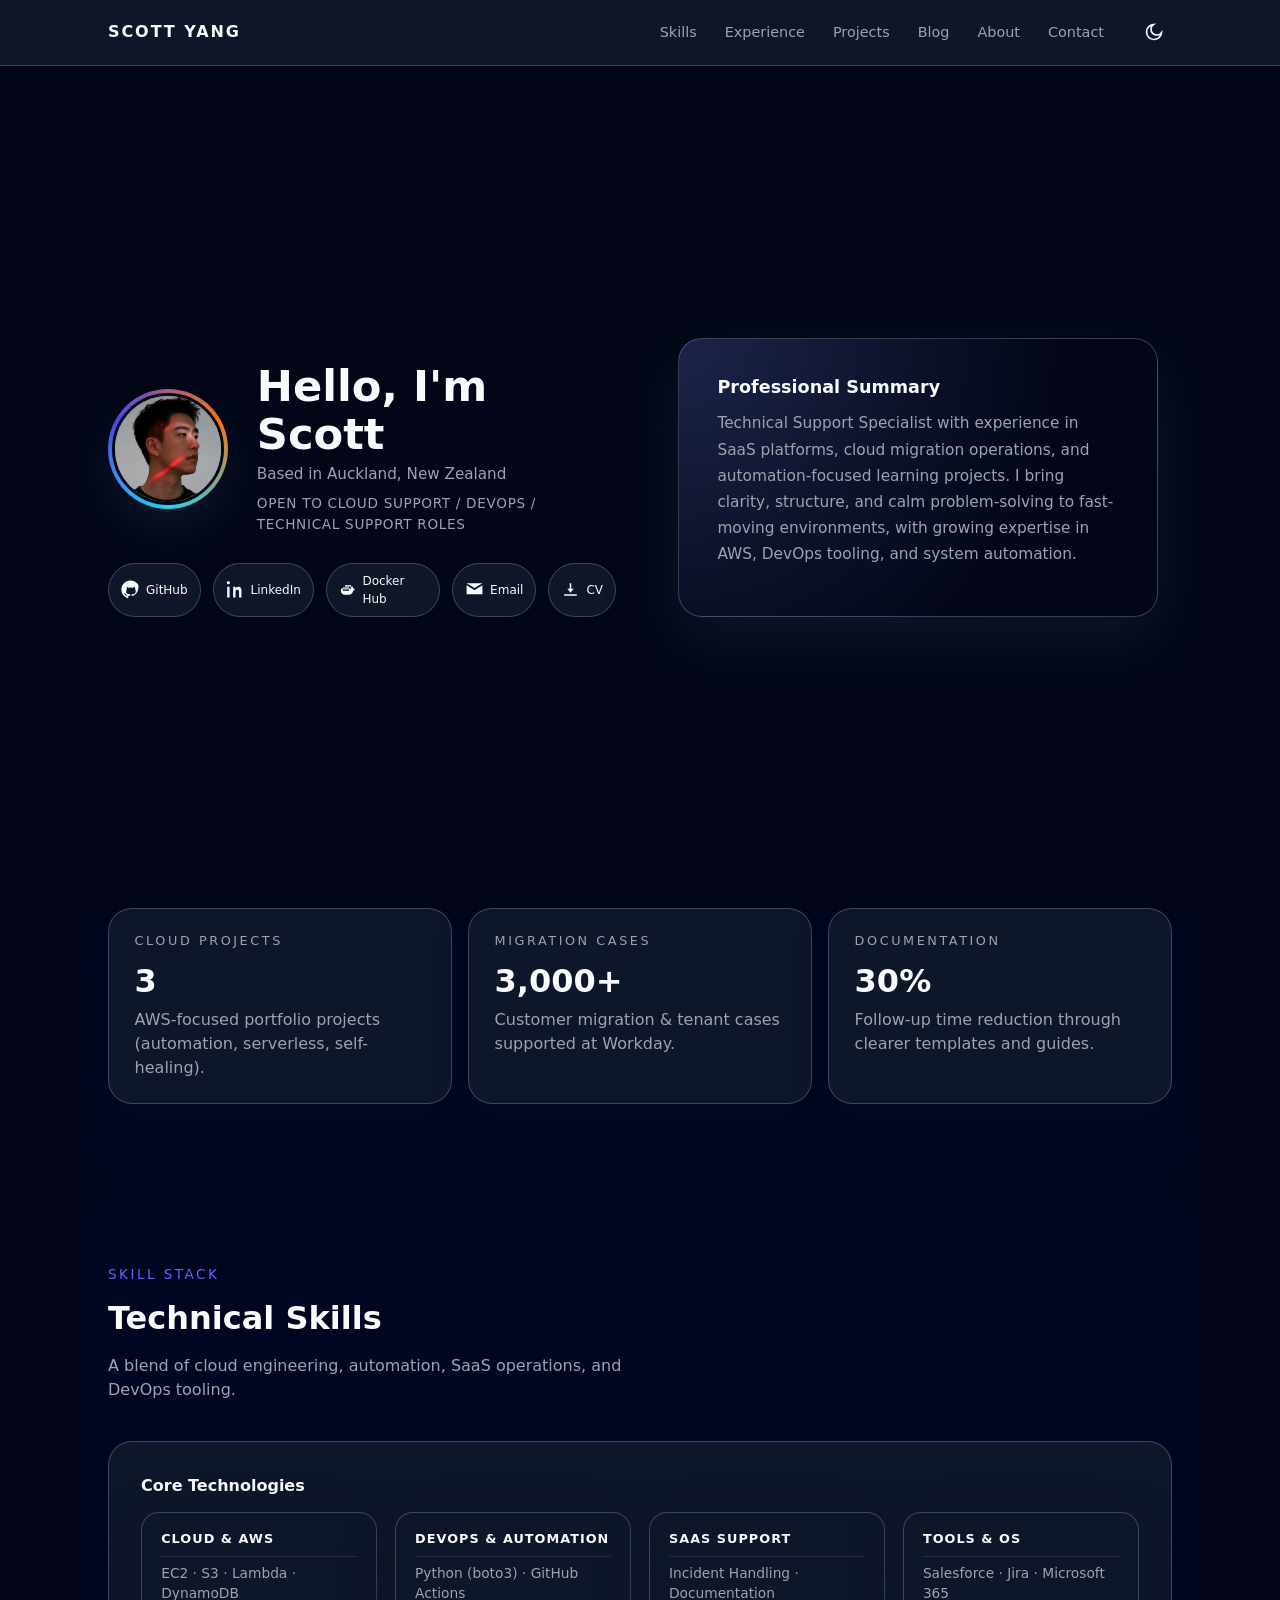
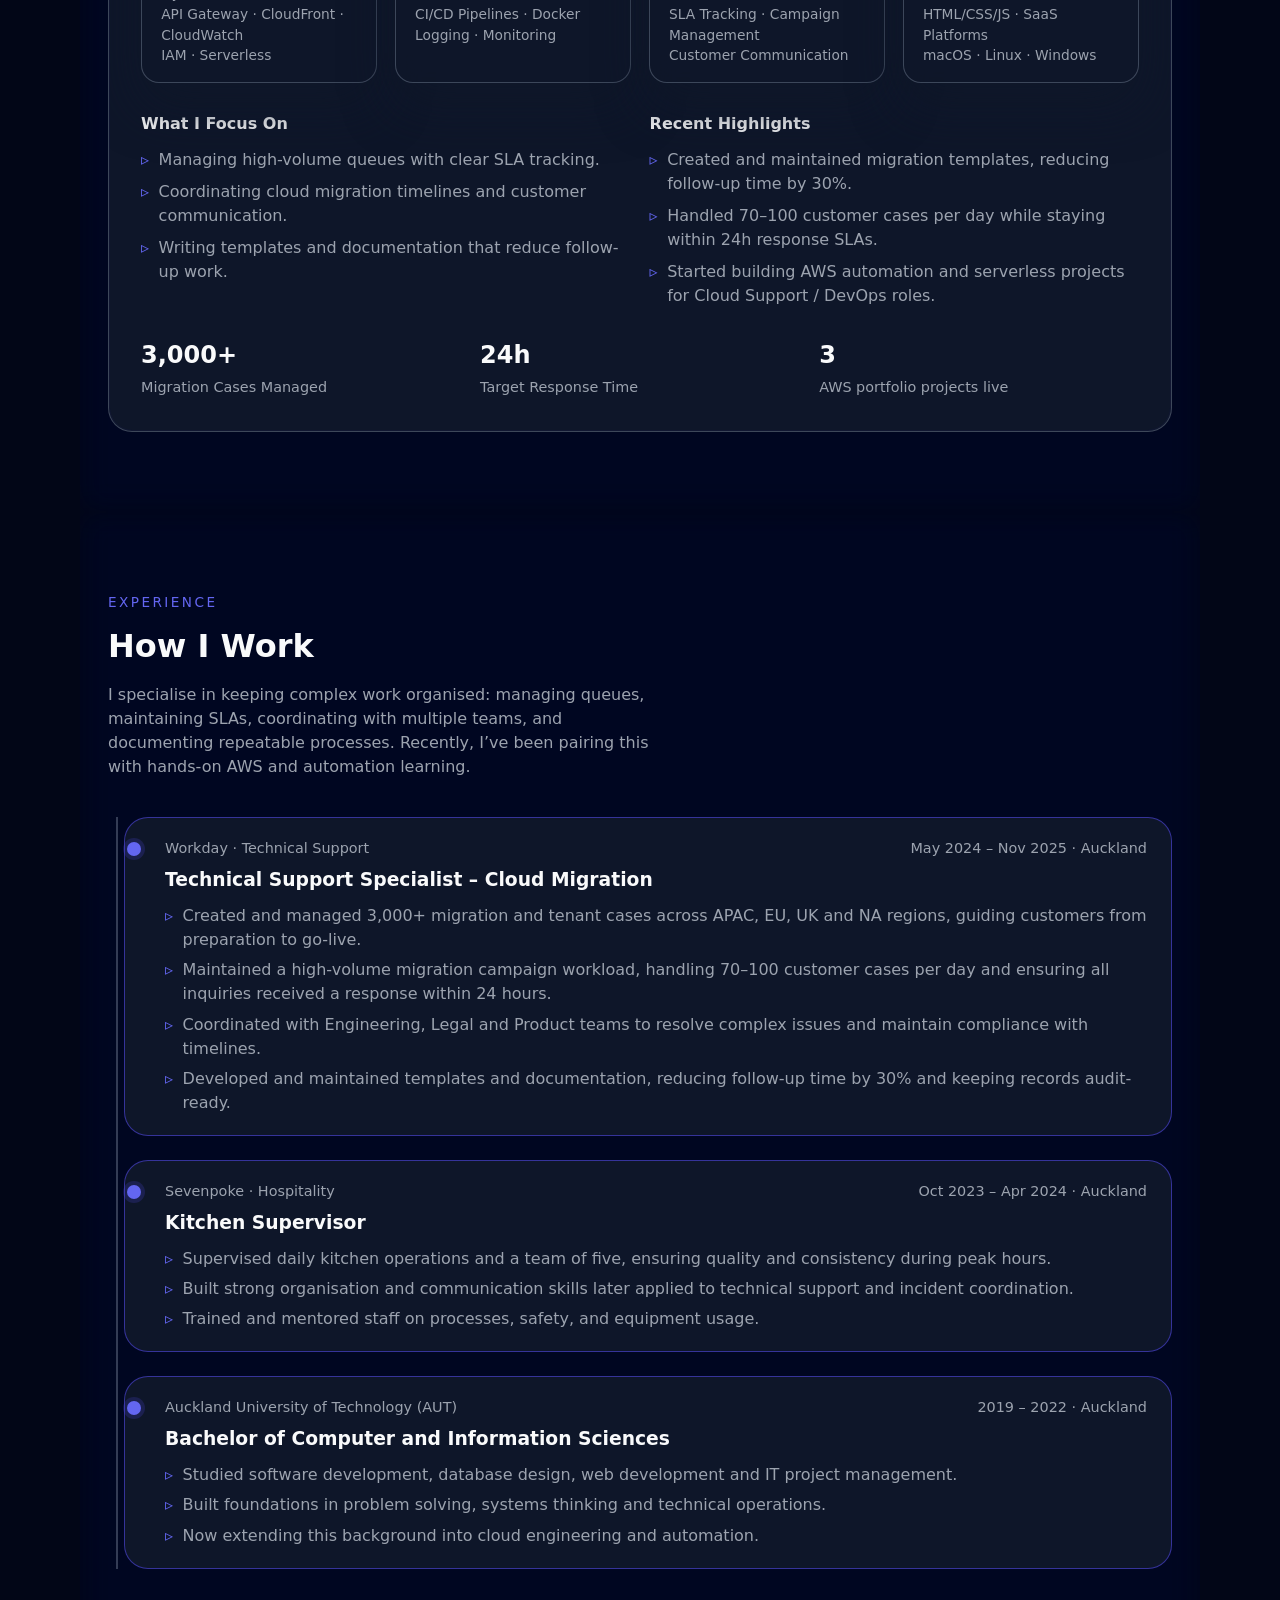
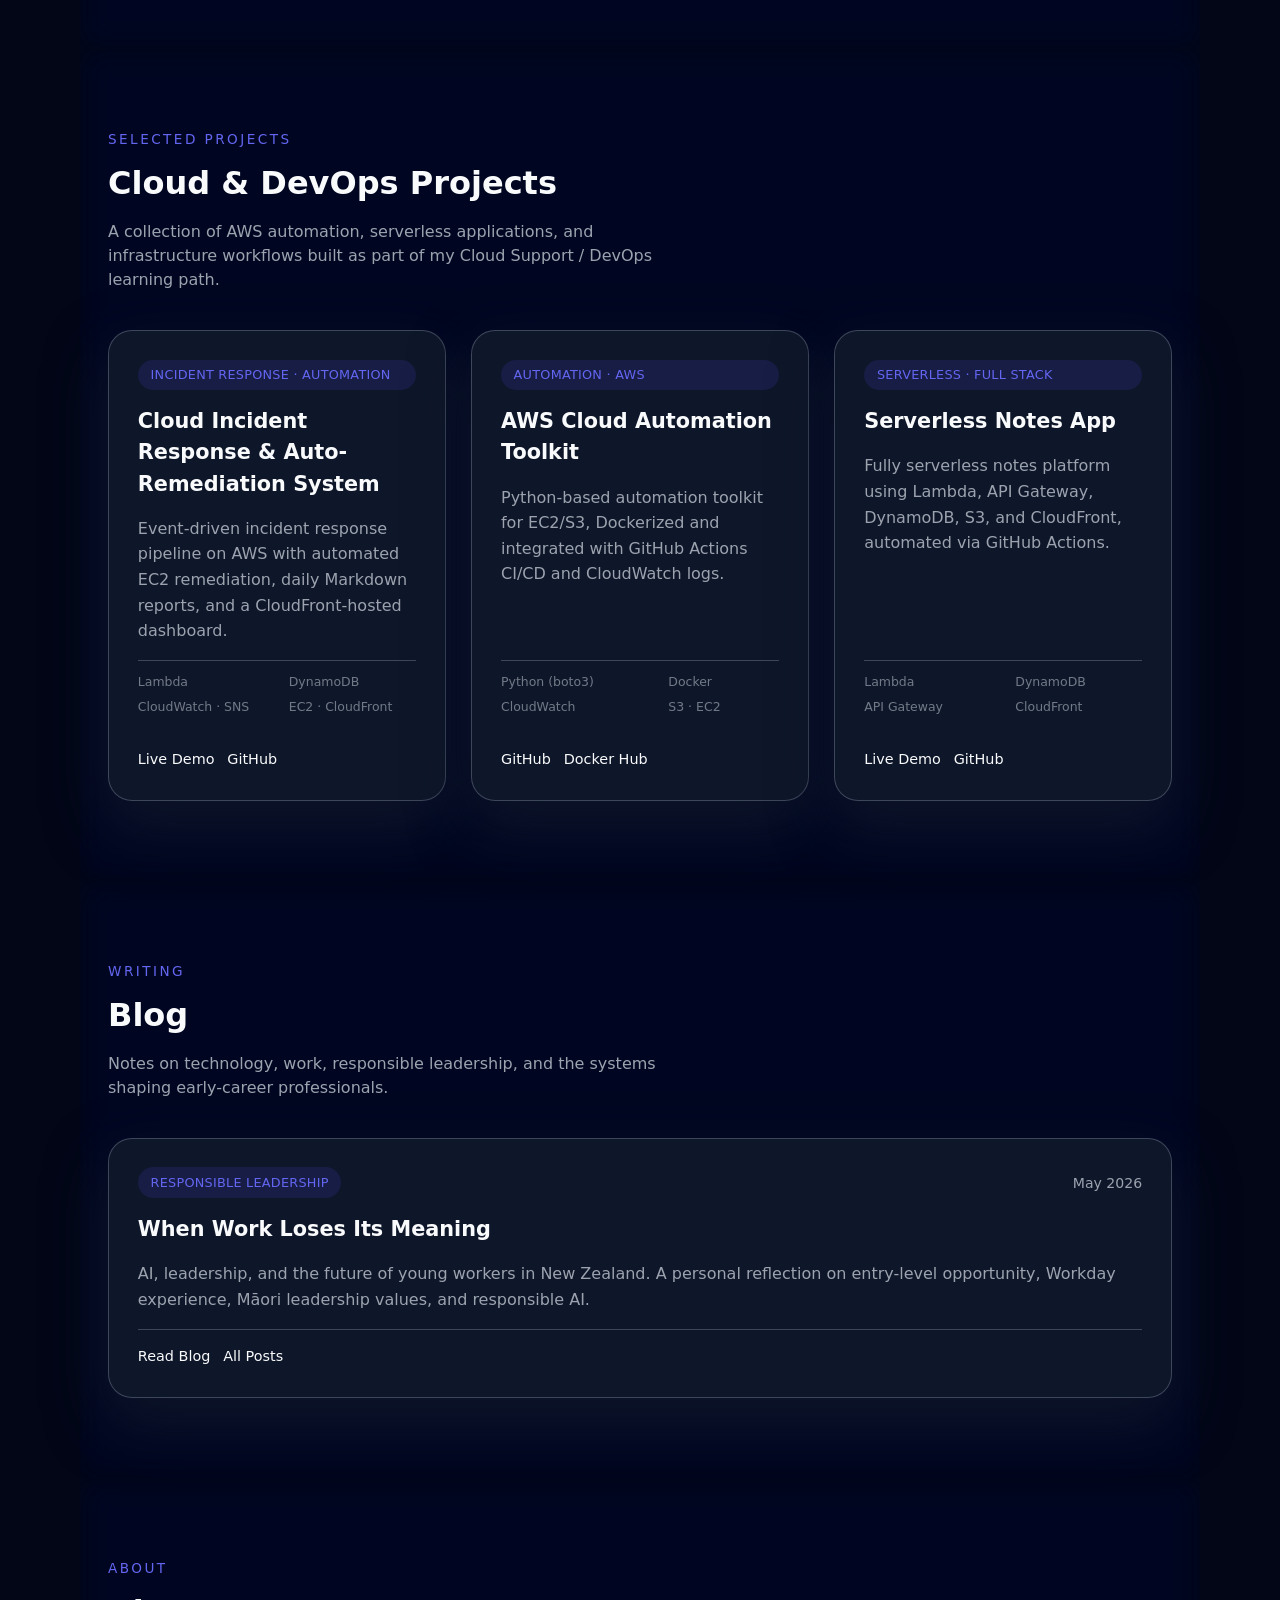
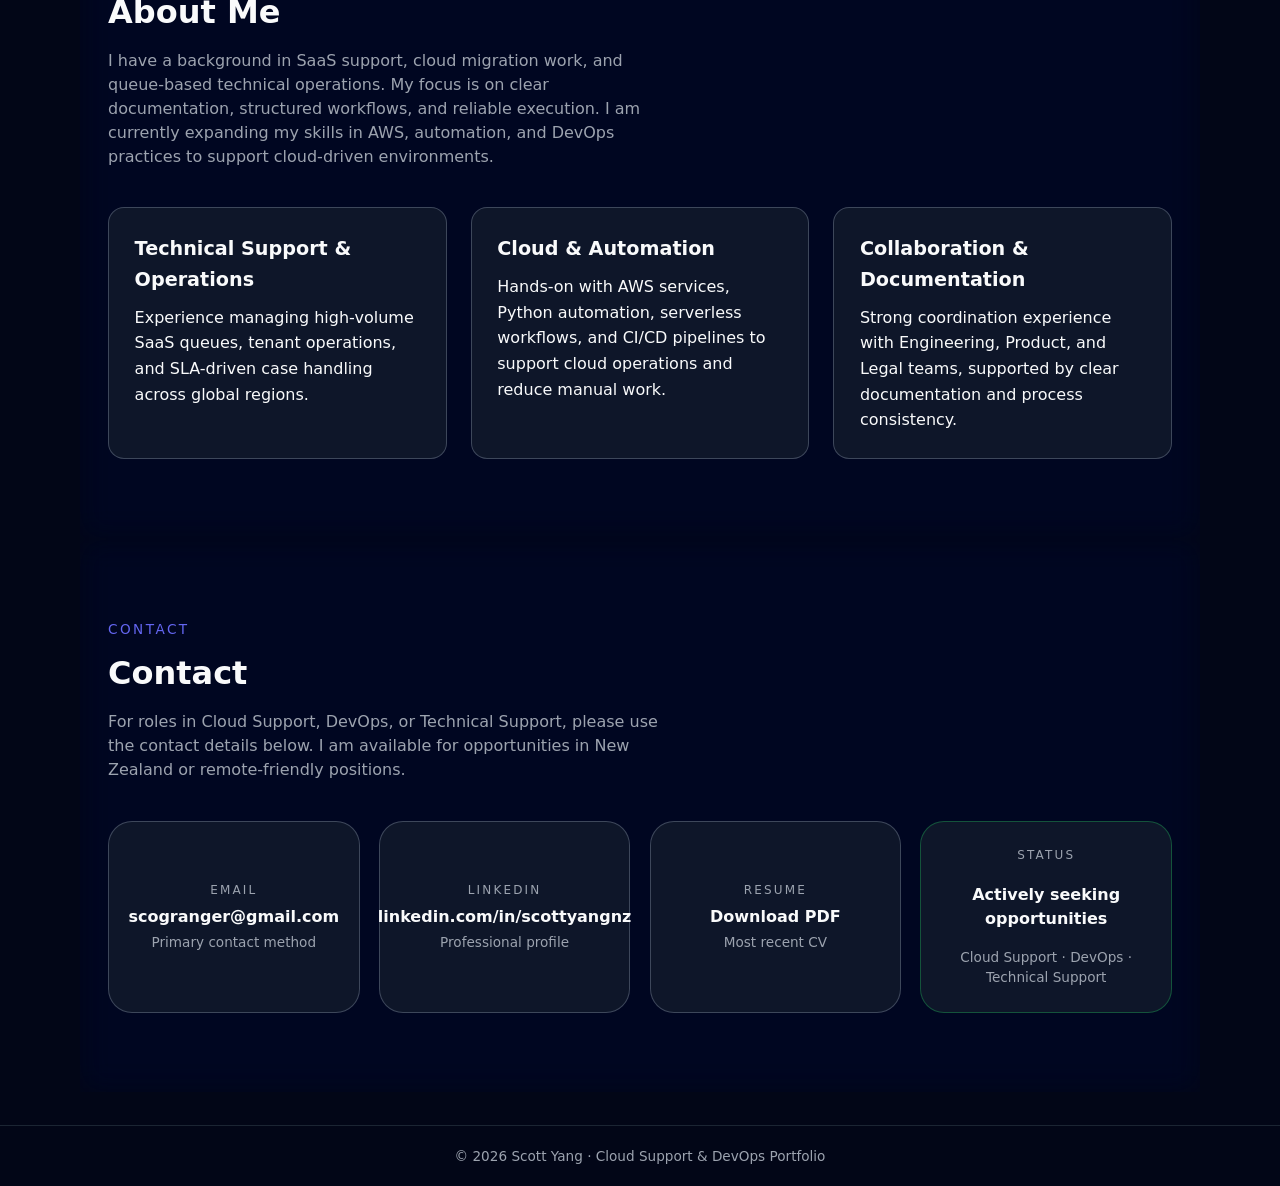
<file: index.html>
<!DOCTYPE html>
<html lang="en">
  <head>
    <meta charset="UTF-8" />
    <meta name="viewport" content="width=device-width, initial-scale=1.0" />
    <title>Scott · Cloud & DevOps Portfolio</title>
    <meta
      name="description"
      content="Scott Yang · Cloud Support / DevOps Engineer"
    />
    <link rel="stylesheet" href="assets/style.css?v=20260531-print3" />
  </head>
  <body>
    <header class="site-header">
      <nav class="nav">
        <a href="#home" class="nav-logo">Scott Yang</a>

        <button
          class="nav-toggle"
          id="nav-toggle"
          aria-label="Toggle navigation"
        >
          <span></span>
          <span></span>
          <span></span>
        </button>

        <div class="nav-right">
          <ul class="nav-links">
            <li><a href="#skills">Skills</a></li>
            <li><a href="#experience">Experience</a></li>
            <li><a href="#projects">Projects</a></li>
            <li><a href="#blog">Blog</a></li>
            <li><a href="#about">About</a></li>
            <li><a href="#contact">Contact</a></li>
          </ul>

          <button
            id="theme-toggle"
            class="theme-toggle"
            aria-label="Toggle theme"
          >
            <svg
              id="theme-icon"
              width="20"
              height="20"
              viewBox="0 0 24 24"
              fill="none"
            >
              <path
                id="moon-icon"
                d="M21 12.79A9 9 0 1111.21 3a7 7 0 109.79 9.79z"
                stroke="currentColor"
                stroke-width="2"
              />
            </svg>
          </button>
        </div>
      </nav>
    </header>

    <main>
      <section id="home" class="hero-section">
        <div class="hero-content">
          <div class="hero-left">
            <div class="hero-top">
              <div class="avatar-wrapper">
                <img
                  src="./files/scott-yang-profile.png"
                  alt="Scott Profile Photo"
                  class="avatar-img"
                />
              </div>
              <div class="hero-title-block">
                <h1>Hello, I'm Scott</h1>
                <p class="hero-location">Based in Auckland, New Zealand</p>
                <p class="hero-location hero-availability">
                  Open to Cloud Support / DevOps / Technical Support roles
                </p>
              </div>
            </div>

            <div class="hero-social icons">
              <a
                href="https://github.com/soliscottude"
                target="_blank"
                aria-label="GitHub"
                class="social-pill"
              >
                <svg width="24" height="24" viewBox="0 0 24 24">
                  <path
                    d="M12 .5C5.65.5.5 5.65.5 12c0 5.1 3.3 9.4 7.9 10.9.6.1.8-.3.8-.6v-2c-3.2.7-3.9-1.4-3.9-1.4-.5-1.2-1.2-1.5-1.2-1.5-1-.7.1-.7.1-.7 1.1.1 1.7 1.2 1.7 1.2 1 .1.4 2.3 2.8 2.3 2.8 0 3.2-.5 3.2-2.6V18c-3.3.6-5.3-1-5.3-4.1 0-.9.3-1.7.9-2.4-.1-.2-.4-1.2.1-2.5 0 0 .8-.2 2.5 1 .8-.2 1.6-.4 2.5-.4s1.7.1 2.5.4c1.6-1.1 2.5-1 2.5-1 .5 1.3.2 2.3.1 2.5.6.6.9 1.5.9 2.4 0 3.1-2 4.7-5.3 4.1v1.7c0 .3.2.7.8.6 4.6-1.5 7.9-5.8 7.9-10.9C23.5 5.65 18.35.5 12 .5z"
                  />
                </svg>
                <span>GitHub</span>
              </a>

              <a
                href="https://www.linkedin.com/in/scottyangnz"
                target="_blank"
                aria-label="LinkedIn"
                class="social-pill"
              >
                <svg width="24" height="24" viewBox="0 0 24 24">
                  <path
                    d="M4.98 3.5C4.98 4.6 4.1 5.5 3 5.5S1 4.6 1 3.5 1.9 1.5 3 1.5s1.98.9 1.98 2zM1.5 8.5h3V22h-3V8.5zm7.5 0h2.9v1.8h.1c.4-.7 1.5-1.8 3.3-1.8 3.5 0 4.2 2.3 4.2 5.4V22h-3v-6.2c0-1.5 0-3.4-2.1-3.4-2.1 0-2.4 1.6-2.4 3.3V22h-3V8.5z"
                  />
                </svg>
                <span>LinkedIn</span>
              </a>

              <a
                href="https://hub.docker.com/u/soliscottude"
                target="_blank"
                aria-label="Docker Hub"
                class="social-pill"
              >
                <svg width="24" height="24" viewBox="0 0 24 24">
                  <path
                    d="M21.8 11.1c-.3-.2-1.5-.2-2-.2-.2-1.3-.8-2.4-1.8-3.2l-.5-.4-.4.5c-.5.7-.7 1.7-.6 2.6-1.2.3-2.3.3-3.3.2H3.2l-.3.6c-.3.7-.5 1.5-.5 2.3 0 3.2 2.6 5.8 5.8 5.8h4.5c3.4 0 6.2-2.3 6.8-5.6.7-.1 1.6-.6 1.9-1.2.3-.7.3-1.4-.1-1.9zM8.5 6h2.2V8.2H8.5V6zm0 2.9h2.2v2.2H8.5V8.9zm-2.8 0H7.9v2.2H5.7V8.9zM8.5 11.8h2.2v2.2H8.5v-2.2zm-2.8 0H7.9v2.2H5.7v-2.2zm5.6-5.8h2.2V8.2h-2.2V6zm0 2.9h2.2v2.2h-2.2V8.9zm0 2.9h2.2v2.2h-2.2v-2.2zm2.8-5.8h2.2V8.2h-2.2V6z"
                  />
                </svg>
                <span>Docker Hub</span>
              </a>

              <a
                href="mailto:scogranger@gmail.com"
                aria-label="Email"
                class="social-pill"
              >
                <svg width="24" height="24" viewBox="0 0 24 24">
                  <path
                    d="M12 13 2 6.76V18h20V6.76L12 13zm10-9H2l10 6.25L22 4z"
                  />
                </svg>
                <span>Email</span>
              </a>

              <a
                href="./files/Scott Yang CV.pdf"
                target="_blank"
                download
                aria-label="Download CV"
                class="social-pill cv"
              >
                <svg
                  width="22"
                  height="22"
                  viewBox="0 0 24 24"
                  fill="currentColor"
                >
                  <path d="M12 16l4-5h-3V4h-2v7H8l4 5zm-8 2h16v2H4v-2z" />
                </svg>
                <span>CV</span>
              </a>
            </div>
          </div>

          <div class="hero-right">
            <article class="hero-card">
              <h3 class="hero-card-title">Professional Summary</h3>
              <p class="hero-card-text">
                Technical Support Specialist with experience in SaaS platforms,
                cloud migration operations, and automation-focused learning
                projects. I bring clarity, structure, and calm problem-solving
                to fast-moving environments, with growing expertise in AWS,
                DevOps tooling, and system automation.
              </p>
            </article>
          </div>
        </div>
      </section>

      <section class="section impact-section">
        <div class="impact-grid">
          <article class="impact-card">
            <p class="impact-label">Cloud Projects</p>
            <p class="impact-value">3</p>
            <p class="impact-detail">
              AWS-focused portfolio projects (automation, serverless,
              self-healing).
            </p>
          </article>
          <article class="impact-card">
            <p class="impact-label">Migration Cases</p>
            <p class="impact-value">3,000+</p>
            <p class="impact-detail">
              Customer migration & tenant cases supported at Workday.
            </p>
          </article>
          <article class="impact-card">
            <p class="impact-label">Documentation</p>
            <p class="impact-value">30%</p>
            <p class="impact-detail">
              Follow-up time reduction through clearer templates and guides.
            </p>
          </article>
        </div>
      </section>

      <!-- SKILLS -->
      <section id="skills" class="section">
        <p class="section-subtitle">Skill Stack</p>
        <h2>Technical Skills</h2>
        <p class="section-description">
          A blend of cloud engineering, automation, SaaS operations, and DevOps
          tooling.
        </p>

        <article class="highlight-card">
          <div>
            <p class="highlight-title">Core Technologies</p>

            <div class="core-skills-row">
              <!-- Cloud -->
              <div class="core-block">
                <p class="core-block-label">Cloud & AWS</p>
                <p class="core-block-items">
                  EC2 · S3 · Lambda · DynamoDB<br />
                  API Gateway · CloudFront · CloudWatch<br />
                  IAM · Serverless
                </p>
              </div>

              <!-- DevOps -->
              <div class="core-block">
                <p class="core-block-label">DevOps & Automation</p>
                <p class="core-block-items">
                  Python (boto3) · GitHub Actions<br />
                  CI/CD Pipelines · Docker<br />
                  Logging · Monitoring
                </p>
              </div>

              <!-- SaaS Support -->
              <div class="core-block">
                <p class="core-block-label">SaaS Support</p>
                <p class="core-block-items">
                  Incident Handling · Documentation<br />
                  SLA Tracking · Campaign Management<br />
                  Customer Communication
                </p>
              </div>

              <!-- Tools + OS -->
              <div class="core-block">
                <p class="core-block-label">Tools & OS</p>
                <p class="core-block-items">
                  Salesforce · Jira · Microsoft 365<br />
                  HTML/CSS/JS · SaaS Platforms<br />
                  macOS · Linux · Windows
                </p>
              </div>
            </div>
          </div>

          <div class="skill-columns">
            <div>
              <p class="highlight-title">What I Focus On</p>
              <ul class="focus-list">
                <li>Managing high-volume queues with clear SLA tracking.</li>
                <li>
                  Coordinating cloud migration timelines and customer
                  communication.
                </li>
                <li>
                  Writing templates and documentation that reduce follow-up
                  work.
                </li>
              </ul>
            </div>
            <div>
              <p class="highlight-title">Recent Highlights</p>
              <ul class="focus-list">
                <li>
                  Created and maintained migration templates, reducing follow-up
                  time by 30%.
                </li>
                <li>
                  Handled 70–100 customer cases per day while staying within 24h
                  response SLAs.
                </li>
                <li>
                  Started building AWS automation and serverless projects for
                  Cloud Support / DevOps roles.
                </li>
              </ul>
            </div>
          </div>

          <div class="highlight-metrics">
            <div>
              <p class="metric-value">3,000+</p>
              <p class="metric-label">Migration Cases Managed</p>
            </div>
            <div>
              <p class="metric-value">24h</p>
              <p class="metric-label">Target Response Time</p>
            </div>
            <div>
              <p class="metric-value">3</p>
              <p class="metric-label">AWS portfolio projects live</p>
            </div>
          </div>
        </article>
      </section>

      <section id="experience" class="section">
        <p class="section-subtitle">Experience</p>
        <h2>How I Work</h2>
        <p class="section-description">
          I specialise in keeping complex work organised: managing queues,
          maintaining SLAs, coordinating with multiple teams, and documenting
          repeatable processes. Recently, I’ve been pairing this with hands-on
          AWS and automation learning.
        </p>

        <div class="timeline">
          <article class="timeline-item is-visible">
            <div class="timeline-meta">
              <p class="timeline-company">Workday · Technical Support</p>
              <p class="timeline-date">May 2024 – Nov 2025 · Auckland</p>
            </div>
            <h3>Technical Support Specialist – Cloud Migration</h3>
            <ul>
              <li>
                Created and managed 3,000+ migration and tenant cases across
                APAC, EU, UK and NA regions, guiding customers from preparation
                to go-live.
              </li>
              <li>
                Maintained a high-volume migration campaign workload, handling
                70–100 customer cases per day and ensuring all inquiries
                received a response within 24 hours.
              </li>
              <li>
                Coordinated with Engineering, Legal and Product teams to resolve
                complex issues and maintain compliance with timelines.
              </li>
              <li>
                Developed and maintained templates and documentation, reducing
                follow-up time by 30% and keeping records audit-ready.
              </li>
            </ul>
          </article>

          <article class="timeline-item is-visible">
            <div class="timeline-meta">
              <p class="timeline-company">Sevenpoke · Hospitality</p>
              <p class="timeline-date">Oct 2023 – Apr 2024 · Auckland</p>
            </div>
            <h3>Kitchen Supervisor</h3>
            <ul>
              <li>
                Supervised daily kitchen operations and a team of five, ensuring
                quality and consistency during peak hours.
              </li>
              <li>
                Built strong organisation and communication skills later applied
                to technical support and incident coordination.
              </li>
              <li>
                Trained and mentored staff on processes, safety, and equipment
                usage.
              </li>
            </ul>
          </article>

          <article class="timeline-item is-visible">
            <div class="timeline-meta">
              <p class="timeline-company">
                Auckland University of Technology (AUT)
              </p>
              <p class="timeline-date">2019 – 2022 · Auckland</p>
            </div>
            <h3>Bachelor of Computer and Information Sciences</h3>
            <ul>
              <li>
                Studied software development, database design, web development
                and IT project management.
              </li>
              <li>
                Built foundations in problem solving, systems thinking and
                technical operations.
              </li>
              <li>
                Now extending this background into cloud engineering and
                automation.
              </li>
            </ul>
          </article>
        </div>
      </section>

      <section id="projects" class="section">
        <p class="section-subtitle">Selected Projects</p>
        <h2>Cloud & DevOps Projects</h2>
        <p class="section-description">
          A collection of AWS automation, serverless applications, and
          infrastructure workflows built as part of my Cloud Support / DevOps
          learning path.
        </p>

        <div class="project-grid">
          <article class="project-card">
            <span class="project-pill">Incident Response · Automation</span>
            <h3>Cloud Incident Response &amp; Auto-Remediation System</h3>
            <p>
              Event-driven incident response pipeline on AWS with automated EC2
              remediation, daily Markdown reports, and a CloudFront-hosted
              dashboard.
            </p>

            <div class="project-footer">
              <ul class="project-meta">
                <li>Lambda</li>
                <li>DynamoDB</li>
                <li>CloudWatch · SNS</li>
                <li>EC2 · CloudFront</li>
              </ul>
              <div class="project-links">
                <a
                  href="https://d1uh2al28gwt3d.cloudfront.net"
                  class="btn-text"
                  target="_blank"
                  rel="noopener"
                >
                  Live Demo
                </a>
                <a
                  href="https://github.com/soliscottude/cloud-incident-auto-remediation"
                  class="btn-text"
                  target="_blank"
                  rel="noopener"
                >
                  GitHub
                </a>
              </div>
            </div>
          </article>

          <article class="project-card">
            <span class="project-pill">Automation · AWS</span>
            <h3>AWS Cloud Automation Toolkit</h3>
            <p>
              Python-based automation toolkit for EC2/S3, Dockerized and
              integrated with GitHub Actions CI/CD and CloudWatch logs.
            </p>

            <div class="project-footer">
              <ul class="project-meta">
                <li>Python (boto3)</li>
                <li>Docker</li>
                <li>CloudWatch</li>
                <li>S3 · EC2</li>
              </ul>
              <div class="project-links">
                <a
                  href="https://github.com/soliscottude/aws-cloud-automation-portfolio"
                  class="btn-text"
                  >GitHub</a
                >
                <a
                  href="https://hub.docker.com/r/soliscottude/aws-automation"
                  class="btn-text"
                  >Docker Hub</a
                >
              </div>
            </div>
          </article>

          <article class="project-card">
            <span class="project-pill">Serverless · Full Stack</span>
            <h3>Serverless Notes App</h3>
            <p>
              Fully serverless notes platform using Lambda, API Gateway,
              DynamoDB, S3, and CloudFront, automated via GitHub Actions.
            </p>

            <div class="project-footer">
              <ul class="project-meta">
                <li>Lambda</li>
                <li>DynamoDB</li>
                <li>API Gateway</li>
                <li>CloudFront</li>
              </ul>
              <div class="project-links">
                <a href="https://dipmx1tgj1dm8.cloudfront.net" class="btn-text"
                  >Live Demo</a
                >
                <a
                  href="https://github.com/soliscottude/serverless-notes-app"
                  class="btn-text"
                  >GitHub</a
                >
              </div>
            </div>
          </article>
        </div>
      </section>

      <section id="blog" class="section">
        <p class="section-subtitle">Writing</p>
        <h2>Blog</h2>
        <p class="section-description">
          Notes on technology, work, responsible leadership, and the systems
          shaping early-career professionals.
        </p>

        <div class="blog-grid">
          <article class="blog-card featured">
            <div class="blog-card-top">
              <span class="project-pill">Responsible Leadership</span>
              <p class="blog-date">May 2026</p>
            </div>
            <h3>When Work Loses Its Meaning</h3>
            <p>
              AI, leadership, and the future of young workers in New Zealand.
              A personal reflection on entry-level opportunity, Workday
              experience, Māori leadership values, and responsible AI.
            </p>
            <div class="blog-actions">
              <a
                href="./blog/when-work-loses-meaning.html"
                class="btn-text"
                >Read Blog</a
              >
              <a href="./blog/" class="btn-text">All Posts</a>
            </div>
          </article>
        </div>
      </section>

      <section id="about" class="section">
        <p class="section-subtitle">About</p>
        <h2>About Me</h2>
        <p class="section-description">
          I have a background in SaaS support, cloud migration work, and
          queue-based technical operations. My focus is on clear documentation,
          structured workflows, and reliable execution. I am currently expanding
          my skills in AWS, automation, and DevOps practices to support
          cloud-driven environments.
        </p>

        <div class="about-grid">
          <div class="about-card">
            <h3>Technical Support & Operations</h3>
            <p>
              Experience managing high-volume SaaS queues, tenant operations,
              and SLA-driven case handling across global regions.
            </p>
          </div>

          <div class="about-card">
            <h3>Cloud & Automation</h3>
            <p>
              Hands-on with AWS services, Python automation, serverless
              workflows, and CI/CD pipelines to support cloud operations and
              reduce manual work.
            </p>
          </div>

          <div class="about-card">
            <h3>Collaboration & Documentation</h3>
            <p>
              Strong coordination experience with Engineering, Product, and
              Legal teams, supported by clear documentation and process
              consistency.
            </p>
          </div>
        </div>
      </section>

      <section id="contact" class="section">
        <p class="section-subtitle">Contact</p>
        <h2>Contact</h2>
        <p class="section-description">
          For roles in Cloud Support, DevOps, or Technical Support, please use
          the contact details below. I am available for opportunities in New
          Zealand or remote-friendly positions.
        </p>

        <div class="contact-grid">
          <article class="contact-card">
            <p class="contact-label">Email</p>
            <a href="mailto:scogranger@gmail.com" class="contact-value">
              scogranger@gmail.com
            </a>
            <p class="contact-note">Primary contact method</p>
          </article>

          <article class="contact-card">
            <p class="contact-label">LinkedIn</p>
            <a
              href="https://www.linkedin.com/in/scottyangnz"
              class="contact-value"
            >
              linkedin.com/in/scottyangnz
            </a>
            <p class="contact-note">Professional profile</p>
          </article>

          <article class="contact-card">
            <p class="contact-label">Resume</p>
            <a
              href="./files/Scott Yang CV.pdf"
              class="contact-value"
              target="_blank"
              rel="noreferrer"
              >Download PDF</a
            >
            <p class="contact-note">Most recent CV</p>
          </article>

          <article class="contact-card availability">
            <p class="contact-label">Status</p>
            <p class="contact-value">Actively seeking opportunities</p>
            <p class="contact-note">
              Cloud Support · DevOps · Technical Support
            </p>
          </article>
        </div>
      </section>
    </main>

    <footer class="site-footer">
      © <span id="year"></span> Scott Yang · Cloud Support & DevOps Portfolio
    </footer>

    <script src="assets/main.js?v=20260531"></script>
  </body>
</html>
</file>
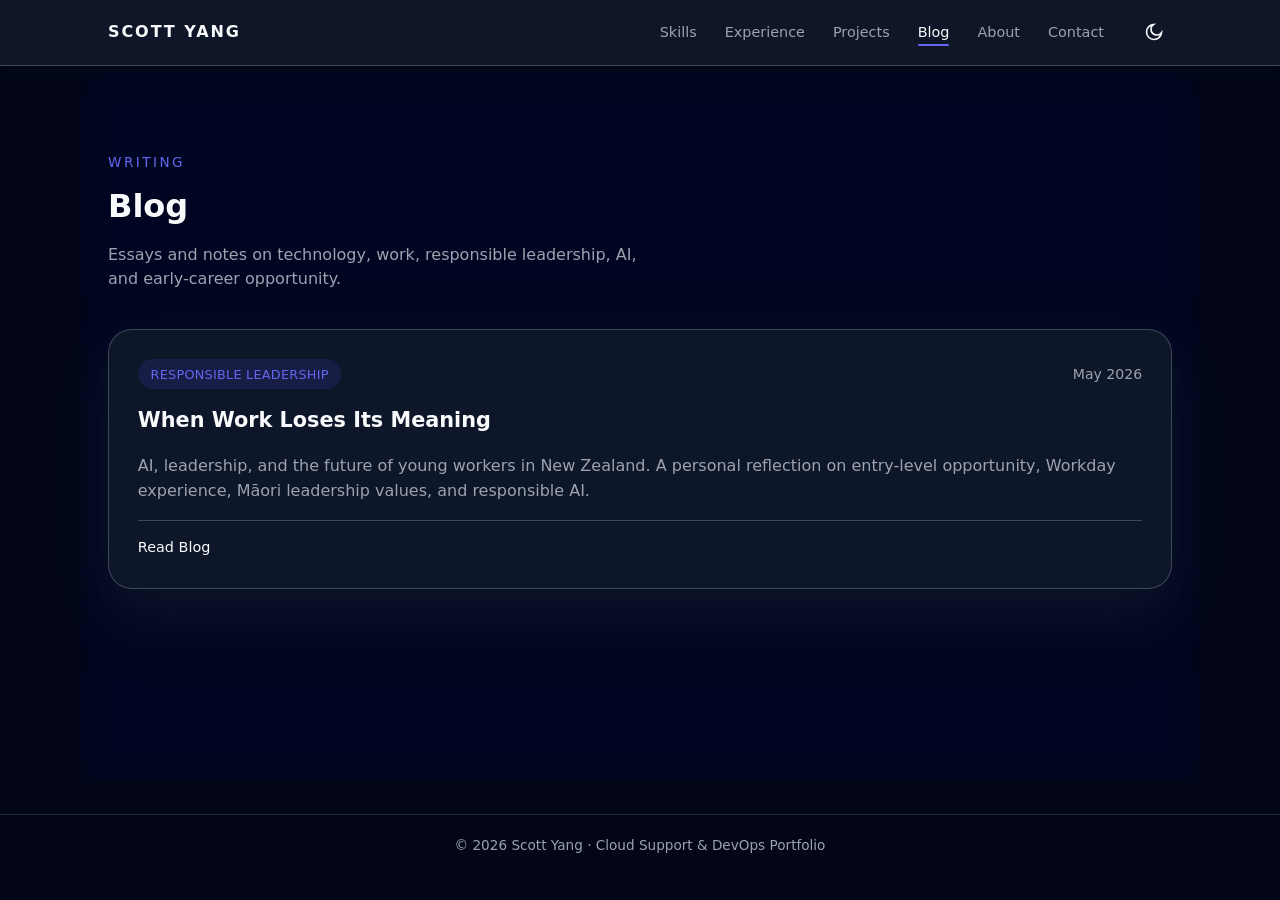
<file: blog/index.html>
<!DOCTYPE html>
<html lang="en">
  <head>
    <meta charset="UTF-8" />
    <meta name="viewport" content="width=device-width, initial-scale=1.0" />
    <title>Blog · Scott Yang</title>
    <meta
      name="description"
      content="Scott Yang's blog on technology, responsible leadership, AI, and work."
    />
    <link rel="stylesheet" href="../assets/style.css?v=20260531-print3" />
  </head>
  <body>
    <header class="site-header">
      <nav class="nav">
        <a href="../index.html#home" class="nav-logo">Scott Yang</a>

        <button
          class="nav-toggle"
          id="nav-toggle"
          aria-label="Toggle navigation"
        >
          <span></span>
          <span></span>
          <span></span>
        </button>

        <div class="nav-right">
          <ul class="nav-links">
            <li><a href="../index.html#skills">Skills</a></li>
            <li><a href="../index.html#experience">Experience</a></li>
            <li><a href="../index.html#projects">Projects</a></li>
            <li><a href="../index.html#blog" class="active">Blog</a></li>
            <li><a href="../index.html#about">About</a></li>
            <li><a href="../index.html#contact">Contact</a></li>
          </ul>

          <button
            id="theme-toggle"
            class="theme-toggle"
            aria-label="Toggle theme"
          >
            <svg width="20" height="20" viewBox="0 0 24 24" fill="none">
              <path
                d="M21 12.79A9 9 0 1111.21 3a7 7 0 109.79 9.79z"
                stroke="currentColor"
                stroke-width="2"
              />
            </svg>
          </button>
        </div>
      </nav>
    </header>

    <main>
      <section class="section blog-list-section">
        <p class="section-subtitle">Writing</p>
        <h2>Blog</h2>
        <p class="section-description">
          Essays and notes on technology, work, responsible leadership, AI, and
          early-career opportunity.
        </p>

        <div class="blog-grid">
          <article class="blog-card featured">
            <div class="blog-card-top">
              <span class="project-pill">Responsible Leadership</span>
              <p class="blog-date">May 2026</p>
            </div>
            <h3>When Work Loses Its Meaning</h3>
            <p>
              AI, leadership, and the future of young workers in New Zealand.
              A personal reflection on entry-level opportunity, Workday
              experience, Māori leadership values, and responsible AI.
            </p>
            <div class="blog-actions">
              <a href="./when-work-loses-meaning.html" class="btn-text">
                Read Blog
              </a>
            </div>
          </article>
        </div>
      </section>
    </main>

    <footer class="site-footer">
      © <span id="year"></span> Scott Yang · Cloud Support & DevOps Portfolio
    </footer>

    <script src="../assets/main.js?v=20260531"></script>
  </body>
</html>
</file>
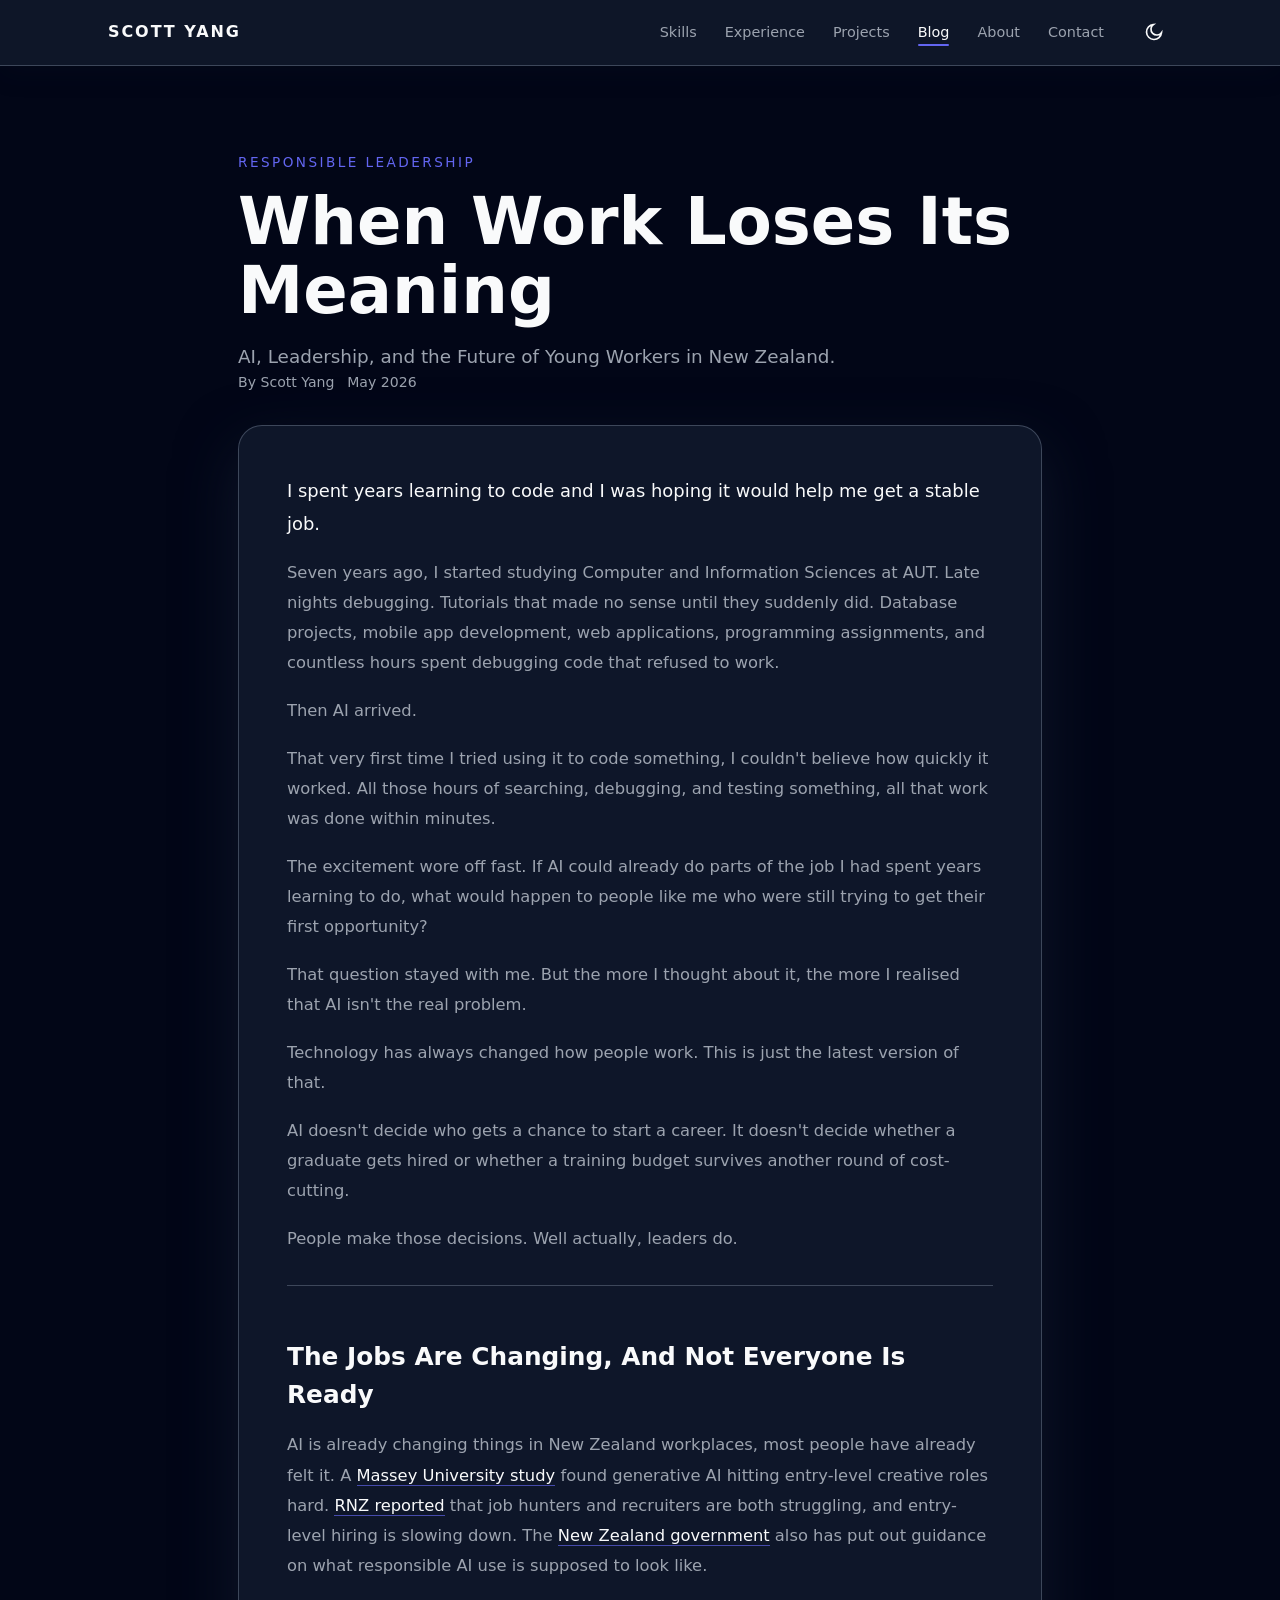
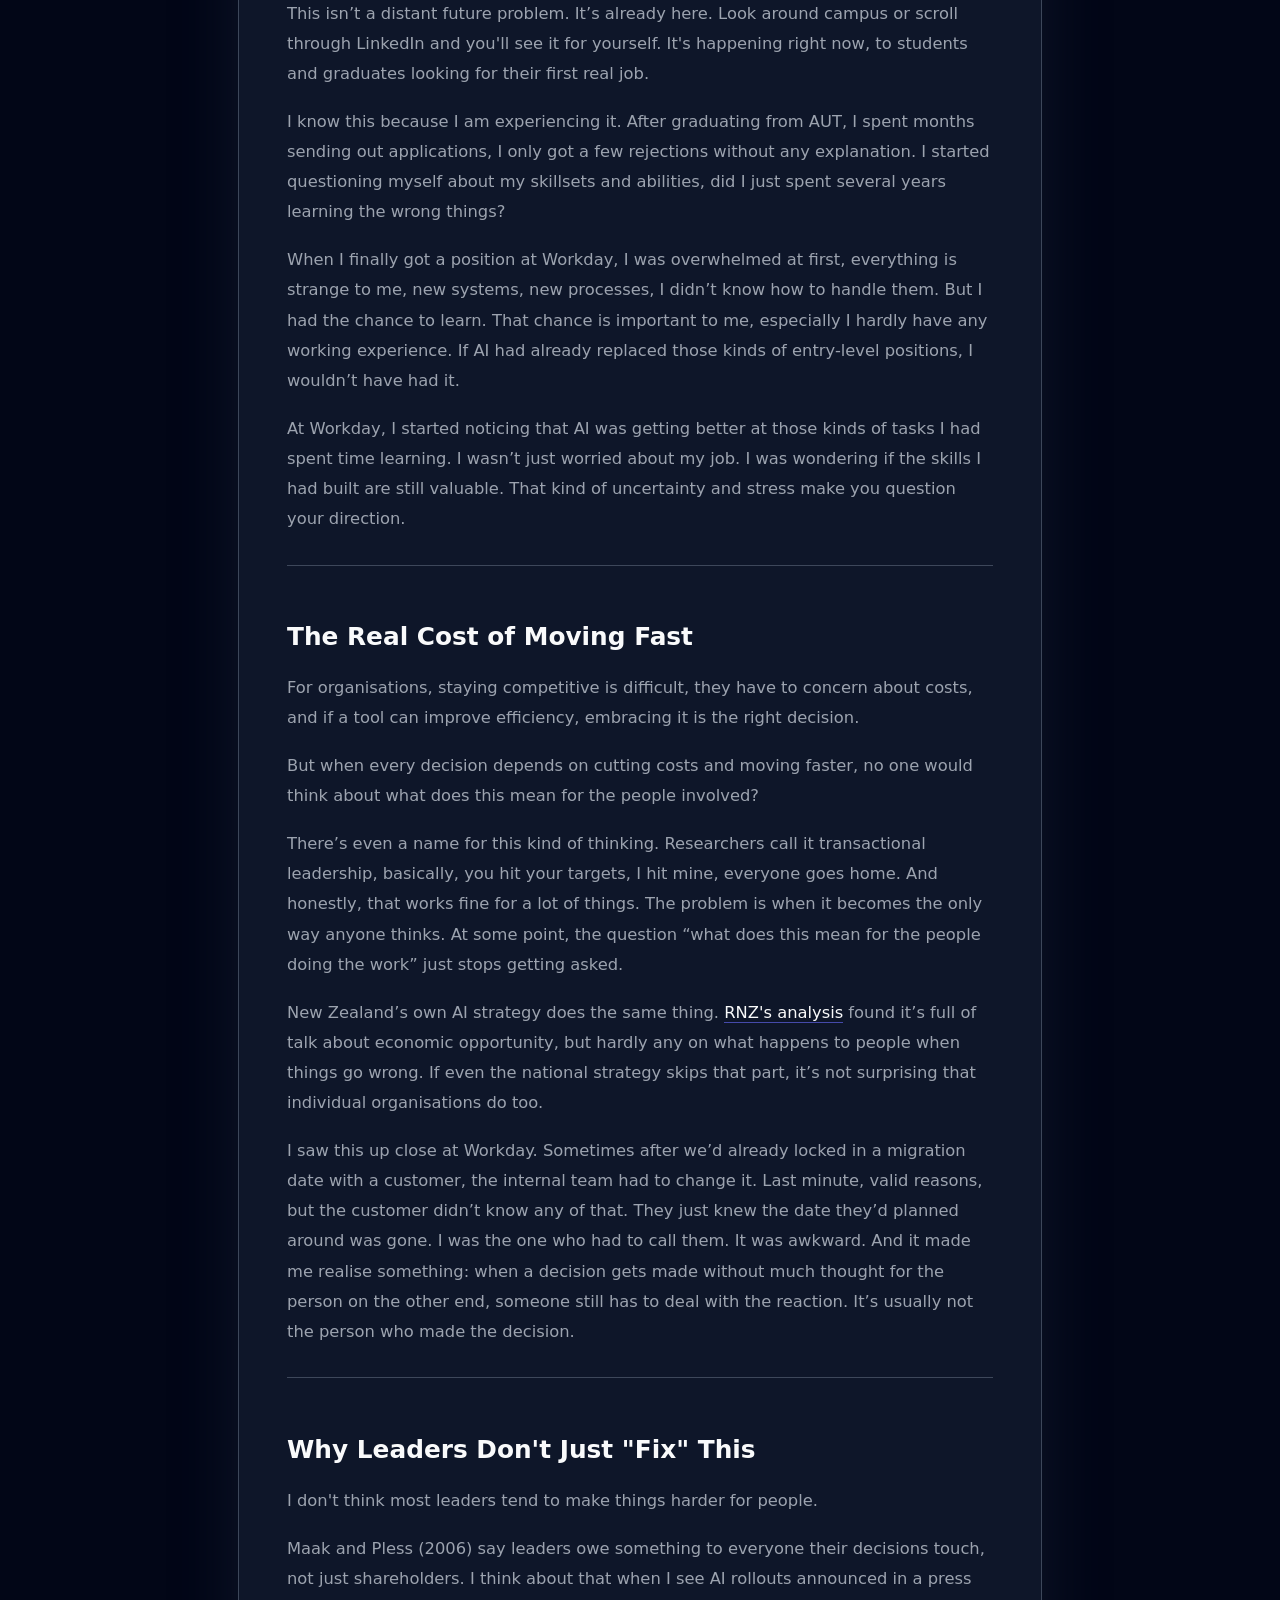
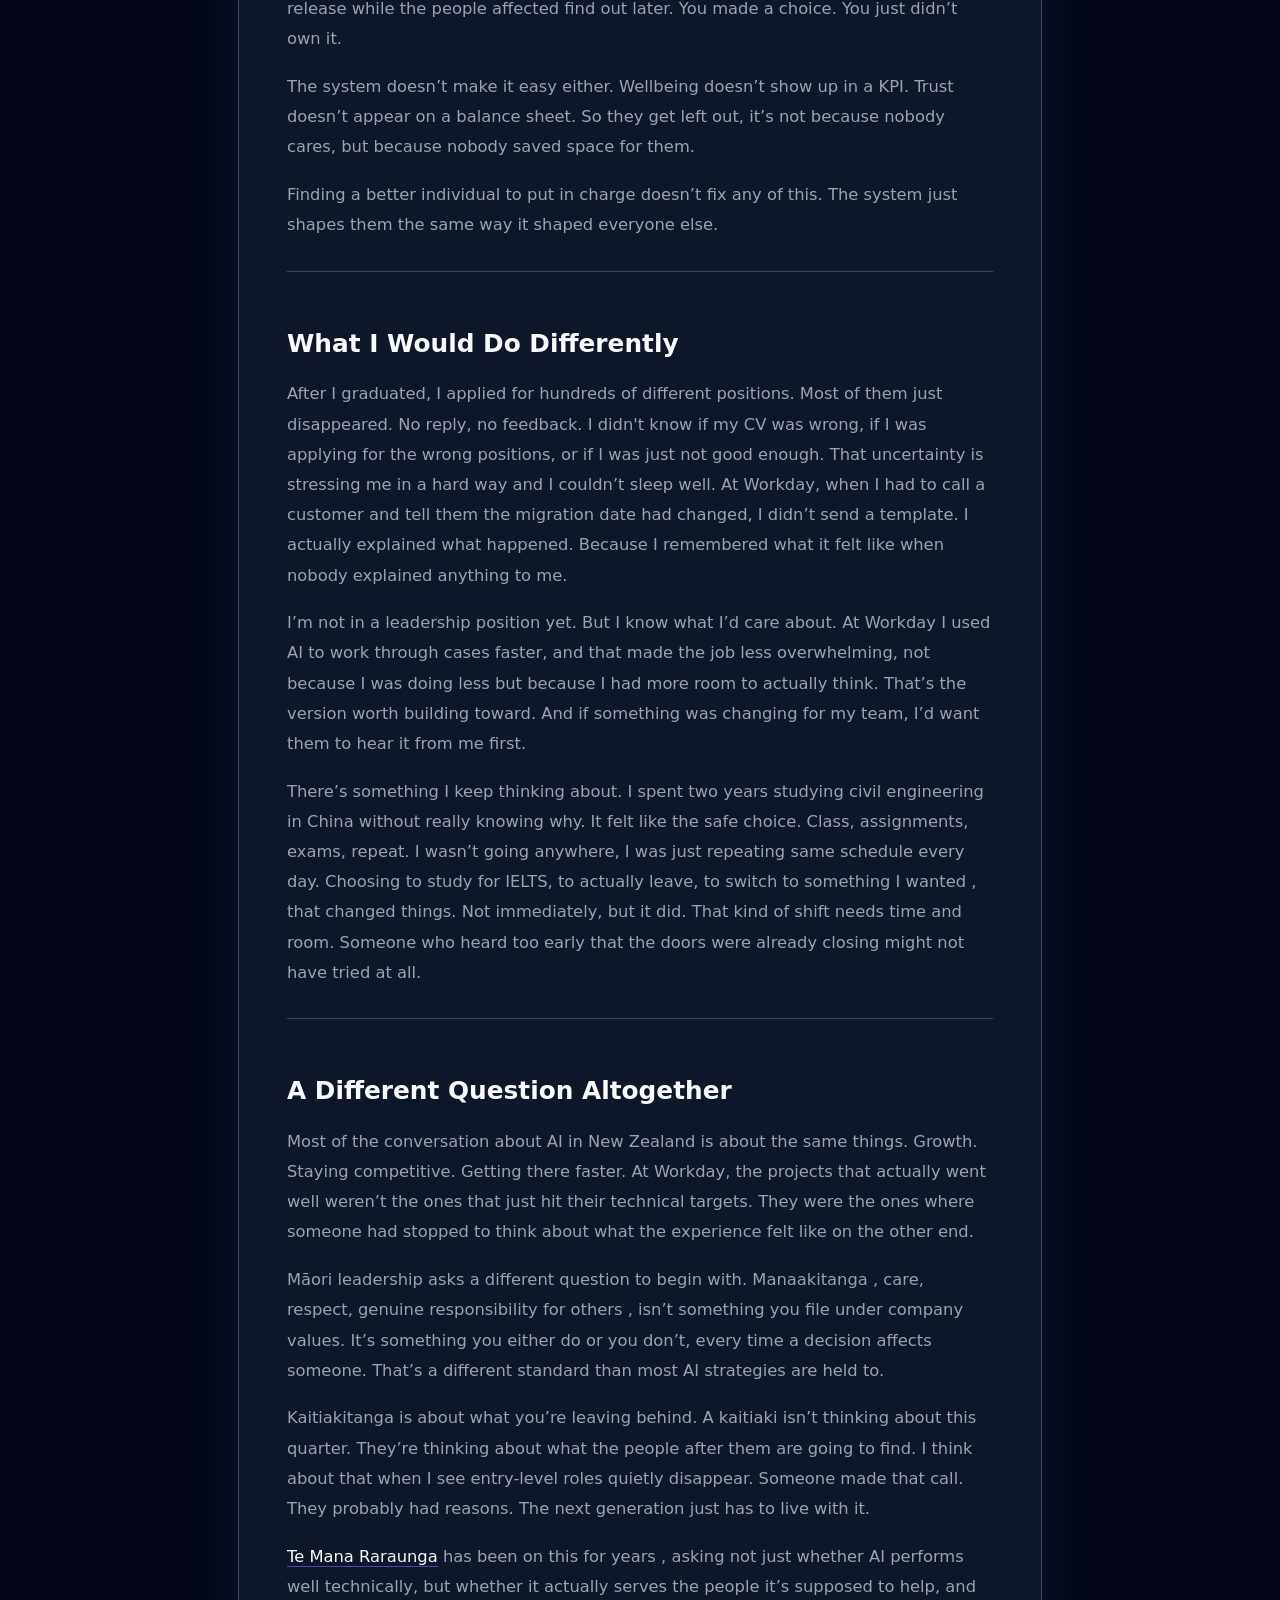
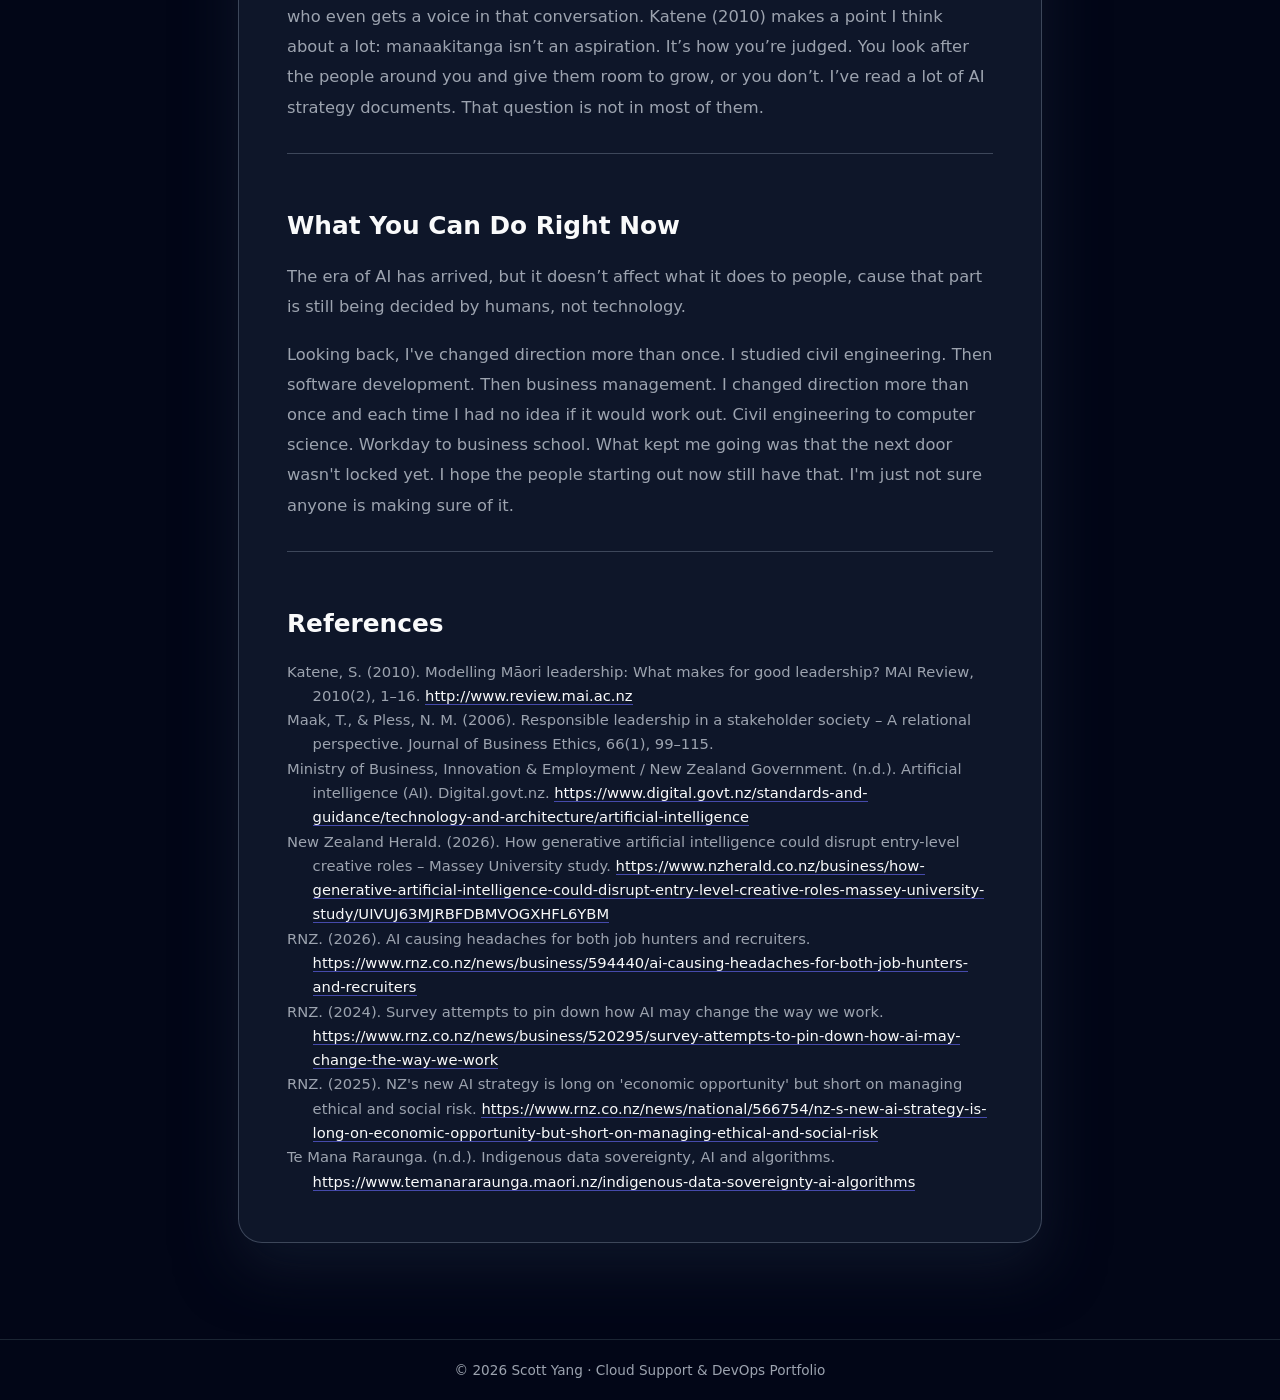
<file: blog/when-work-loses-meaning.html>
<!DOCTYPE html>
<html lang="en">
  <head>
    <meta charset="UTF-8" />
    <meta name="viewport" content="width=device-width, initial-scale=1.0" />
    <title>When Work Loses Its Meaning · Scott Yang</title>
    <meta
      name="description"
      content="A personal reflection on AI, entry-level opportunity, Workday experience, and responsible leadership in New Zealand."
    />
    <link rel="stylesheet" href="../assets/style.css?v=20260531-print3" />
  </head>
  <body>
    <header class="site-header">
      <nav class="nav">
        <a href="../index.html#home" class="nav-logo">Scott Yang</a>

        <button
          class="nav-toggle"
          id="nav-toggle"
          aria-label="Toggle navigation"
        >
          <span></span>
          <span></span>
          <span></span>
        </button>

        <div class="nav-right">
          <ul class="nav-links">
            <li><a href="../index.html#skills">Skills</a></li>
            <li><a href="../index.html#experience">Experience</a></li>
            <li><a href="../index.html#projects">Projects</a></li>
            <li><a href="../index.html#blog" class="active">Blog</a></li>
            <li><a href="../index.html#about">About</a></li>
            <li><a href="../index.html#contact">Contact</a></li>
          </ul>

          <button
            id="theme-toggle"
            class="theme-toggle"
            aria-label="Toggle theme"
          >
            <svg width="20" height="20" viewBox="0 0 24 24" fill="none">
              <path
                d="M21 12.79A9 9 0 1111.21 3a7 7 0 109.79 9.79z"
                stroke="currentColor"
                stroke-width="2"
              />
            </svg>
          </button>
        </div>
      </nav>
    </header>

    <main>
      <section class="article-hero">
        <p class="section-subtitle">Responsible Leadership</p>
        <h1>When Work Loses Its Meaning</h1>
        <p class="article-subtitle">
          AI, Leadership, and the Future of Young Workers in New Zealand.
        </p>
        <div class="article-meta">
          <span>By Scott Yang</span>
          <span>May 2026</span>
        </div>
      </section>

      <section class="article-shell">
        <article class="article-panel article-content">
          <p class="article-lede">I spent years learning to code and I was hoping it would help me get a stable job.</p>

          <p>Seven years ago, I started studying Computer and Information Sciences at AUT. Late nights debugging. Tutorials that made no sense until they suddenly did. Database projects, mobile app development, web applications, programming assignments, and countless hours spent debugging code that refused to work.</p>

          <p>Then AI arrived.</p>

          <p>That very first time I tried using it to code something, I couldn&#x27;t believe how quickly it worked. All those hours of searching, debugging, and testing something, all that work was done within minutes.</p>

          <p>The excitement wore off fast. If AI could already do parts of the job I had spent years learning to do, what would happen to people like me who were still trying to get their first opportunity?</p>

          <p>That question stayed with me. But the more I thought about it, the more I realised that AI isn&#x27;t the real problem.</p>

          <p>Technology has always changed how people work. This is just the latest version of that.</p>

          <p>AI doesn&#x27;t decide who gets a chance to start a career. It doesn&#x27;t decide whether a graduate gets hired or whether a training budget survives another round of cost-cutting.</p>

          <p>People make those decisions. Well actually, leaders do.</p>

          <div class="article-divider"></div>

          <h2>The Jobs Are Changing, And Not Everyone Is Ready</h2>

          <p>AI is already changing things in New Zealand workplaces, most people have already felt it. A <a href="https://www.nzherald.co.nz/business/how-generative-artificial-intelligence-could-disrupt-entry-level-creative-roles-massey-university-study/UIVUJ63MJRBFDBMVOGXHFL6YBM" target="_blank" rel="noopener">Massey University study</a> found generative AI hitting entry-level creative roles hard. <a href="https://www.rnz.co.nz/news/business/594440/ai-causing-headaches-for-both-job-hunters-and-recruiters" target="_blank" rel="noopener">RNZ reported</a> that job hunters and recruiters are both struggling, and entry-level hiring is slowing down. The <a href="https://www.digital.govt.nz/standards-and-guidance/technology-and-architecture/artificial-intelligence" target="_blank" rel="noopener">New Zealand government</a> also has put out guidance on what responsible AI use is supposed to look like.</p>

          <p>This isn’t a distant future problem. It’s already here. Look around campus or scroll through LinkedIn and you&#x27;ll see it for yourself. It&#x27;s happening right now, to students and graduates looking for their first real job.</p>

          <p>I know this because I am experiencing it. After graduating from AUT, I spent months sending out applications, I only got a few rejections without any explanation. I started questioning myself about my skillsets and abilities, did I just spent several years learning the wrong things?</p>

          <p>When I finally got a position at Workday, I was overwhelmed at first, everything is strange to me, new systems, new processes, I didn’t know how to handle them. But I had the chance to learn. That chance is important to me, especially I hardly have any working experience. If AI had already replaced those kinds of entry-level positions, I wouldn’t have had it.</p>

          <p>At Workday, I started noticing that AI was getting better at those kinds of tasks I had spent time learning. I wasn’t just worried about my job. I was wondering if the skills I had built are still valuable. That kind of uncertainty and stress make you question your direction.</p>

          <div class="article-divider"></div>

          <h2>The Real Cost of Moving Fast</h2>

          <p>For organisations, staying competitive is difficult, they have to concern about costs, and if a tool can improve efficiency, embracing it is the right decision.</p>

          <p>But when every decision depends on cutting costs and moving faster, no one would think about what does this mean for the people involved?</p>

          <p>There’s even a name for this kind of thinking. Researchers call it transactional leadership, basically, you hit your targets, I hit mine, everyone goes home. And honestly, that works fine for a lot of things. The problem is when it becomes the only way anyone thinks. At some point, the question “what does this mean for the people doing the work” just stops getting asked.</p>

          <p>New Zealand’s own AI strategy does the same thing. <a href="https://www.rnz.co.nz/news/national/566754/nz-s-new-ai-strategy-is-long-on-economic-opportunity-but-short-on-managing-ethical-and-social-risk" target="_blank" rel="noopener">RNZ&#x27;s analysis</a> found it’s full of  talk about economic opportunity, but hardly any on what happens to people when things go wrong. If even the national strategy skips that part, it’s not surprising that individual organisations do too.</p>

          <p>I saw this up close at Workday. Sometimes after we’d already locked in a migration date with a customer, the internal team had to change it. Last minute, valid reasons, but the customer didn’t know any of that. They just knew the date they’d planned around was gone. I was the one who had to call them. It was awkward. And it made me realise something: when a decision gets made without much thought for the person on the other end, someone still has to deal with the reaction. It’s usually not the person who made the decision.</p>

          <div class="article-divider"></div>

          <h2>Why Leaders Don&#x27;t Just &quot;Fix&quot; This</h2>

          <p>I don&#x27;t think most leaders tend to make things harder for people.</p>

          <p>Maak and Pless (2006) say leaders owe something to everyone their decisions touch, not just shareholders. I think about that when I see AI rollouts announced in a press release while the people affected find out later. You made a choice. You just didn’t own it.</p>

          <p>The system doesn’t make it easy either. Wellbeing doesn’t show up in a KPI. Trust doesn’t appear on a balance sheet. So they get left out, it’s not because nobody cares, but because nobody saved space for them.</p>

          <p>Finding a better individual to put in charge doesn’t fix any of this. The system just shapes them the same way it shaped everyone else.</p>

          <div class="article-divider"></div>

          <h2>What I Would Do Differently</h2>

          <p>After I graduated, I applied for hundreds of different positions. Most of them just disappeared. No reply, no feedback. I didn&#x27;t know if my CV was wrong, if I was applying for the wrong positions, or if I was just not good enough. That uncertainty is stressing me in a hard way and I couldn’t sleep well. At Workday, when I had to call a customer and tell them the migration date had changed, I didn’t send a template. I actually explained what happened. Because I remembered what it felt like when nobody explained anything to me.</p>

          <p>I’m not in a leadership position yet. But I know what I’d care about. At Workday I used AI to work through cases faster, and that made the job less overwhelming, not because I was doing less but because I had more room to actually think. That’s the version worth building toward. And if something was changing for my team, I’d want them to hear it from me first.</p>

          <p>There’s something I keep thinking about. I spent two years studying civil engineering in China without really knowing why. It felt like the safe choice. Class, assignments, exams, repeat. I wasn’t going anywhere, I was just repeating same schedule every day. Choosing to study for IELTS, to actually leave, to switch to something I wanted , that changed things. Not immediately, but it did. That kind of shift needs time and room. Someone who heard too early that the doors were already closing might not have tried at all.</p>

          <div class="article-divider"></div>

          <h2>A Different Question Altogether</h2>

          <p>Most of the conversation about AI in New Zealand is about the same things. Growth. Staying competitive. Getting there faster. At Workday, the projects that actually went well weren’t the ones that just hit their technical targets. They were the ones where someone had stopped to think about what the experience felt like on the other end.</p>

          <p>Māori leadership asks a different question to begin with. Manaakitanga , care, respect, genuine responsibility for others , isn’t something you file under company values. It’s something you either do or you don’t, every time a decision affects someone. That’s a different standard than most AI strategies are held to.</p>

          <p>Kaitiakitanga is about what you’re leaving behind. A kaitiaki isn’t thinking about this quarter. They’re thinking about what the people after them are going to find. I think about that when I see entry-level roles quietly disappear. Someone made that call. They probably had reasons. The next generation just has to live with it.</p>

          <p><a href="https://www.temanararaunga.maori.nz/indigenous-data-sovereignty-ai-algorithms" target="_blank" rel="noopener">Te Mana Raraunga</a> has been on this for years , asking not just whether AI performs well technically, but whether it actually serves the people it’s supposed to help, and who even gets a voice in that conversation. Katene (2010) makes a point I think about a lot: manaakitanga isn’t an aspiration. It’s how you’re judged. You look after the people around you and give them room to grow, or you don’t. I’ve read a lot of AI strategy documents. That question is not in most of them.</p>

          <div class="article-divider"></div>

          <h2>What You Can Do Right Now</h2>

          <p>The era of AI has arrived, but it doesn’t affect what it does to people, cause that part is still being decided by humans, not technology.</p>

          <p>Looking back, I&#x27;ve changed direction more than once. I studied civil engineering. Then software development. Then business management. I changed direction more than once and each time I had no idea if it would work out. Civil engineering to computer science. Workday to business school. What kept me going was that the next door wasn&#x27;t locked yet. I hope the people starting out now still have that. I&#x27;m just not sure anyone is making sure of it.</p>

          <div class="article-divider"></div>

          <h2>References</h2>

          <div class="references">

            <p>Katene, S. (2010). Modelling Māori leadership: What makes for good leadership? MAI Review, 2010(2), 1–16. <a href="http://www.review.mai.ac.nz" target="_blank" rel="noopener">http://www.review.mai.ac.nz</a></p>

            <p>Maak, T., &amp; Pless, N. M. (2006). Responsible leadership in a stakeholder society – A relational perspective. Journal of Business Ethics, 66(1), 99–115.</p>

            <p>Ministry of Business, Innovation &amp; Employment / New Zealand Government. (n.d.). Artificial intelligence (AI). Digital.govt.nz. <a href="https://www.digital.govt.nz/standards-and-guidance/technology-and-architecture/artificial-intelligence" target="_blank" rel="noopener">https://www.digital.govt.nz/standards-and-guidance/technology-and-architecture/artificial-intelligence</a></p>

            <p>New Zealand Herald. (2026). How generative artificial intelligence could disrupt entry-level creative roles – Massey University study. <a href="https://www.nzherald.co.nz/business/how-generative-artificial-intelligence-could-disrupt-entry-level-creative-roles-massey-university-study/UIVUJ63MJRBFDBMVOGXHFL6YBM" target="_blank" rel="noopener">https://www.nzherald.co.nz/business/how-generative-artificial-intelligence-could-disrupt-entry-level-creative-roles-massey-university-study/UIVUJ63MJRBFDBMVOGXHFL6YBM</a></p>

            <p>RNZ. (2026). AI causing headaches for both job hunters and recruiters. <a href="https://www.rnz.co.nz/news/business/594440/ai-causing-headaches-for-both-job-hunters-and-recruiters" target="_blank" rel="noopener">https://www.rnz.co.nz/news/business/594440/ai-causing-headaches-for-both-job-hunters-and-recruiters</a></p>

            <p>RNZ. (2024). Survey attempts to pin down how AI may change the way we work. <a href="https://www.rnz.co.nz/news/business/520295/survey-attempts-to-pin-down-how-ai-may-change-the-way-we-work" target="_blank" rel="noopener">https://www.rnz.co.nz/news/business/520295/survey-attempts-to-pin-down-how-ai-may-change-the-way-we-work</a></p>

            <p>RNZ. (2025). NZ&#x27;s new AI strategy is long on &#x27;economic opportunity&#x27; but short on managing ethical and social risk. <a href="https://www.rnz.co.nz/news/national/566754/nz-s-new-ai-strategy-is-long-on-economic-opportunity-but-short-on-managing-ethical-and-social-risk" target="_blank" rel="noopener">https://www.rnz.co.nz/news/national/566754/nz-s-new-ai-strategy-is-long-on-economic-opportunity-but-short-on-managing-ethical-and-social-risk</a></p>

            <p>Te Mana Raraunga. (n.d.). Indigenous data sovereignty, AI and algorithms. <a href="https://www.temanararaunga.maori.nz/indigenous-data-sovereignty-ai-algorithms" target="_blank" rel="noopener">https://www.temanararaunga.maori.nz/indigenous-data-sovereignty-ai-algorithms</a></p>

          </div>
        </article>
      </section>
    </main>

    <footer class="site-footer">
      © <span id="year"></span> Scott Yang · Cloud Support & DevOps Portfolio
    </footer>

    <script src="../assets/main.js?v=20260531"></script>
  </body>
</html>
</file>
<file: assets/style.css>
/* ========= DESIGN TOKENS ========= */

:root.dark {
  --bg-main: #050816;
  --bg-topbar: rgba(15, 23, 42, 0.96);
  --bg-card: rgba(15, 23, 42, 0.96);
  --bg-card-hover: rgba(15, 23, 42, 1);

  --body-bg: radial-gradient(circle at top left, #020617 0, #020617 40%),
    radial-gradient(circle at bottom right, #020617 0, #020617 45%), #020617;

  --accent: #6366f1;
  --accent-soft: rgba(79, 70, 229, 0.24);

  --text-main: #f9fafb;
  --text-muted: #9ca3af;

  --border-subtle: rgba(148, 163, 184, 0.35);
  --shadow-soft: 0 24px 60px rgba(15, 23, 42, 0.95);

  --radius-lg: 16px;
  --radius-xl: 24px;
  --radius-pill: 999px;
  --max-width: 1120px;
}

:root {
  --body-bg: radial-gradient(circle at top left, #e5e7eb 0%, #d4d4d8 40%),
    radial-gradient(circle at bottom right, #e5e7eb 0%, #d1d5db 45%), #e5e7eb;

  --bg-main: rgba(243, 244, 246, 0.9);
  --bg-topbar: rgba(243, 244, 246, 0.95);
  --bg-card: rgba(249, 250, 251, 0.7);
  --bg-card-hover: rgba(255, 255, 255, 0.95);

  --accent: #4f46e5;
  --accent-soft: rgba(79, 70, 229, 0.14);

  /* === Text Colors === */
  --text-main: #111827;
  --text-muted: #6b7280;

  /* === Borders & Shadows === */
  --border-subtle: rgba(148, 163, 184, 0.35);
  --shadow-soft: 0 18px 45px rgba(15, 23, 42, 0.12);

  /* === Radius & Layout === */
  --radius-lg: 16px;
  --radius-xl: 24px;
  --radius-pill: 999px;
  --max-width: 1120px;
}

.section,
.hero-card,
.project-card,
.blog-card,
.about-card,
.impact-card,
.contact-card,
.article-panel {
  backdrop-filter: saturate(160%) blur(14px);
  -webkit-backdrop-filter: saturate(160%) blur(14px);
}

.theme-toggle {
  background: transparent;
  border: none;
  padding: 6px;
  margin-left: 0.5rem;
  cursor: pointer;
  color: var(--text-main);
  display: flex;
  align-items: center;
  justify-content: center;
  border-radius: 999px;
  transition: background 0.2s ease, opacity 0.2s ease;
}

.theme-toggle:hover {
  background: rgba(148, 163, 184, 0.18);
  opacity: 0.9;
}

/* ========= RESET & GLOBAL ========= */

*,
*::before,
*::after {
  box-sizing: border-box;
  margin: 0;
  padding: 0;
}

html,
body {
  height: 100%;
}

html {
  scroll-behavior: smooth;
}

body {
  font-family: system-ui, -apple-system, BlinkMacSystemFont, "Segoe UI",
    sans-serif;
  background: var(--body-bg);
  color: var(--text-main);
  line-height: 1.5;
  padding-top: 72px;
}

a {
  color: var(--accent);
  text-decoration: none;
}
a:hover {
  text-decoration: underline;
}

/* ========= LAYOUT: NAV ========= */

.site-header {
  position: fixed;
  top: 0;
  left: 0;
  right: 0;
  z-index: 20;
  background: var(--bg-topbar);
  border-bottom: 1px solid var(--border-subtle);
  backdrop-filter: blur(18px);
  box-shadow: 0 10px 25px rgba(15, 23, 42, 0.12);
  transform: translateY(0);
  transition: transform 0.28s ease, box-shadow 0.2s ease;
}

.site-header.header-hidden {
  transform: translateY(-100%);
}

.nav {
  max-width: var(--max-width);
  margin: 0 auto;
  padding: 0.9rem 1.75rem;
  display: flex;
  align-items: center;
  justify-content: space-between;
}

.nav-right {
  display: flex;
  align-items: center;
  margin-left: auto;
}

.nav-logo {
  font-weight: 600;
  font-size: 1rem;
  letter-spacing: 0.12em;
  text-transform: uppercase;
  color: var(--text-main);
}

@media (min-width: 768px) {
  .nav {
    justify-content: space-between;
  }

  .nav-links {
    list-style: none;
    display: flex;
    gap: 1.75rem;
    margin-left: auto;
    margin-right: 5rem;
  }

  .theme-toggle {
    background: none;
    border: none;
    padding: 8px;
    cursor: pointer;
    color: var(--text);
    display: flex;
    align-items: center;
    justify-content: center;
    margin-left: 2rem;
  }

  .nav-toggle {
    display: none;
  }
}

.nav-toggle {
  display: none;
  background: none;
  border: none;
  padding: 6px;
  cursor: pointer;
}

.nav-toggle span {
  display: block;
  width: 20px;
  height: 2px;
  border-radius: 999px;
  background: var(--text-main);
  + span {
    margin-top: 4px;
  }
}

.nav-links a {
  font-size: 0.9rem;
  color: var(--text-muted);
  position: relative;
  transition: color 0.2s ease;
}
.nav-links a::after {
  content: "";
  position: absolute;
  left: 0;
  bottom: -0.35rem;
  width: 0;
  height: 2px;
  background: var(--accent);
  border-radius: 999px;
  transition: width 0.2s ease;
}
.nav-links a:hover,
.nav-links a.active {
  color: var(--text-main);
}
.nav-links a:hover::after,
.nav-links a.active::after {
  width: 100%;
}

.theme-toggle:hover {
  opacity: 0.7;
}

/* ========= LAYOUT: SECTIONS ========= */

.section,
.hero-section {
  max-width: var(--max-width);
  margin: 0 auto;
  padding: 5rem 1.75rem;
}

section[id] {
  scroll-margin-top: 100px;
}

/* ========= HERO ========= */

.hero-section {
  min-height: calc(100vh - 64px);
  display: flex;
  align-items: center;
}

.hero-content {
  display: grid;
  grid-template-columns: minmax(0, 1.1fr) minmax(0, 1.1fr);
  gap: 3rem;
}

@media (max-width: 900px) {
  .hero-content {
    grid-template-columns: 1fr;
  }
}

.hero-top {
  display: flex;
  align-items: center;
  gap: 1.8rem;
  margin-bottom: 1.8rem;
}

.avatar-wrapper {
  width: 120px;
  height: 120px;
  border-radius: 50%;
  padding: 4px;
  background: conic-gradient(from 180deg, #22d3ee, #4f46e5, #f97316, #22d3ee);
  box-shadow: 0 20px 45px rgba(15, 23, 42, 0.9);
  flex-shrink: 0;
  animation: floatGlow 6s ease-in-out infinite;
}

.avatar-img {
  width: 100%;
  height: 100%;
  border-radius: 50%;
  border: 3px solid #020617;
  object-fit: cover;
}

.hero-title-block h1 {
  font-size: 2.7rem;
  line-height: 1.1;
  margin-bottom: 0.3rem;
}

.hero-role {
  font-size: 1.05rem;
  color: var(--accent);
  margin-bottom: 0.15rem;
}

.hero-location {
  font-size: 0.95rem;
  color: var(--text-muted);
}

.hero-availability {
  padding-top: 0.45rem;
  font-size: 0.85rem;
  text-transform: uppercase;
  letter-spacing: 0.05em;
  color: var(--text-muted);
}

.hero-social.icons {
  display: flex;
  margin-top: 15px;
  gap: 12px;
  flex-wrap: wrap;
}

.social-pill {
  display: flex;
  align-items: center;
  gap: 6px;
  padding: 8px 12px;
  background: var(--bg-card);
  border-radius: 999px;
  border: 1px solid var(--border-subtle);
  font-size: 12px;
  color: var(--text-main);
  text-decoration: none;
  transition: 0.2s;
}

@media (min-width: 900px) {
  .hero-social.icons {
    flex-wrap: nowrap;
  }
}

.social-pill svg {
  width: 19px;
  height: 19px;
  fill: currentColor;
}

.social-pill:hover {
  border-color: var(--accent);
  transform: translateY(-2px);
}

.hero-description {
  color: var(--text-muted);
  max-width: 480px;
  margin-bottom: 1.75rem;
  font-size: 1rem;
  line-height: 1.7;
}

.hero-buttons {
  display: flex;
  flex-wrap: wrap;
  gap: 0.9rem;
}

.btn-primary,
.btn-secondary {
  padding: 0.8rem 1.5rem;
  border-radius: var(--radius-pill);
  font-size: 0.95rem;
  font-weight: 500;
  text-decoration: none;
  border: 1px solid transparent;
  display: inline-flex;
  align-items: center;
  justify-content: center;
  gap: 0.4rem;
  cursor: pointer;
}

.btn-primary {
  background: linear-gradient(135deg, #4f46e5, #6366f1);
  color: white;
  box-shadow: 0 18px 40px rgba(79, 70, 229, 0.55);
}
.btn-primary:hover {
  filter: brightness(1.05);
}

.btn-secondary {
  background: rgba(15, 23, 42, 0.9);
  color: var(--text-main);
  border-color: rgba(75, 85, 99, 0.9);
}
.btn-secondary:hover {
  border-color: var(--accent);
}

.btn-secondary.ghost {
  background: transparent;
  border-color: transparent;
  color: var(--text-muted);
}
.btn-secondary.ghost:hover {
  color: var(--text-main);
  border-color: rgba(99, 102, 241, 0.4);
}

.hero-right {
  display: flex;
  align-items: fix-start;
  justify-content: center;
  margin-top: -25px;
}

.hero-card {
  background: var(--bg-card);
  border-radius: var(--radius-xl);
  border: 1px solid var(--border-subtle);
  padding: 2.2rem 2.4rem;
  box-shadow: var(--shadow-soft);
  max-width: 480px;
}

.hero-card-title {
  font-size: 1.1rem;
  margin-bottom: 0.6rem;
}

.hero-card-text {
  font-size: 0.96rem;
  color: var(--text-muted);
  line-height: 1.7;
}

:root.dark .hero-card {
  background: radial-gradient(circle at top left, #1d2448, #020617 70%);
}

/* ========= GENERIC SECTION STYLES (Skills/Projects/About/Contact) ========= */

.section-subtitle {
  font-size: 0.85rem;
  text-transform: uppercase;
  letter-spacing: 0.18em;
  color: var(--accent);
  margin-bottom: 0.6rem;
}

.section h2 {
  font-size: 2rem;
  margin-bottom: 0.8rem;
}

.section-description {
  color: var(--text-muted);
  max-width: 560px;
  margin-bottom: 2.4rem;
  font-size: 1rem;
}

.impact-section {
  padding-top: 0;
}

.impact-grid {
  display: grid;
  grid-template-columns: repeat(auto-fit, minmax(200px, 1fr));
  gap: 1rem;
}

.impact-card {
  border: 1px solid var(--border-subtle);
  border-radius: var(--radius-xl);
  padding: 1.4rem 1.6rem;
  background: var(--bg-card);
  box-shadow: var(--shadow-soft);
  box-shadow: 0 18px 40px rgba(15, 23, 42, 0.16);

  transition: transform 0.25s ease, border-color 0.25s ease;
}

.impact-card:hover {
  border-color: var(--accent);
  transform: translateY(-4px);
}

.impact-label {
  font-size: 0.8rem;
  text-transform: uppercase;
  letter-spacing: 0.2em;
  color: var(--text-muted);
  margin-bottom: 0.4rem;
}

.impact-value {
  font-size: 2rem;
  font-weight: 600;
}

.impact-detail {
  color: var(--text-muted);
  margin-top: 0.2rem;
}

.card-metrics {
  list-style: none;
  display: grid;
  grid-template-columns: repeat(auto-fit, minmax(140px, 1fr));
  gap: 1rem;
  margin-top: 1.6rem;
  padding: 0;
}

.card-metrics li {
  padding: 1rem 1.1rem;
  border-radius: var(--radius-lg);
  background: var(--bg-card);
  border: 1px solid var(--border-subtle);
}

.metric-value {
  display: block;
  font-size: 1.5rem;
  font-weight: 600;
  margin-bottom: 0.25rem;
}

.metric-label {
  color: var(--text-muted);
  font-size: 0.9rem;
}

.highlight-card {
  background: var(--bg-card);
  border: 1px solid var(--border-subtle);
  border-radius: var(--radius-xl);
  padding: 2rem;
  display: grid;
  gap: 1.8rem;
}

.highlight-title {
  font-weight: 600;
  margin-bottom: 0.8rem;
}

.core-skills-row {
  display: grid;
  grid-template-columns: repeat(4, minmax(0, 1fr));
  gap: 1.1rem;
  margin-top: 0.9rem;
}

.core-block {
  border-radius: 18px;
  padding: 1rem 1.2rem;
  background: rgba(255, 255, 255, 0.75);
  border: 1px solid rgba(148, 163, 184, 0.26);
  box-shadow: 0 16px 40px rgba(15, 23, 42, 0.08);
  backdrop-filter: blur(14px);
}

:root.dark .core-block {
  background: rgba(15, 23, 42, 0.9);
  border-color: rgba(148, 163, 184, 0.35);
  box-shadow: 0 22px 50px rgba(15, 23, 42, 0.85);
}

.core-block-label {
  font-size: 0.8rem;
  font-weight: 600;
  letter-spacing: 0.08em;
  text-transform: uppercase;
  margin-bottom: 0.35rem;
  color: var(--text-main);
  position: relative;
  padding-bottom: 0.55rem;
}

.core-block-label::after {
  content: "";
  position: absolute;
  left: 0;
  bottom: 0;
  width: 100%;
  height: 1px;
  background: rgba(148, 163, 184, 0.25);
  border-radius: 2px;
}

:root.dark .core-block-label::after {
  background: rgba(148, 163, 184, 0.18);
}

.core-block-items {
  font-size: 0.86rem;
  color: var(--text-muted);
  line-height: 1.5;
}

@media (max-width: 1100px) {
  .core-skills-row {
    grid-template-columns: repeat(2, minmax(0, 1fr));
  }
}

@media (max-width: 700px) {
  .core-skills-row {
    grid-template-columns: 1fr;
  }
}

.skill-tags {
  display: flex;
  flex-wrap: wrap;
  gap: 0.45rem;
  margin-top: 0.6rem;
}

.skill-tag {
  padding: 0.35rem 0.75rem;
  border-radius: 999px;
  font-size: 0.82rem;
  color: var(--text-muted);

  border: 1px solid var(--border-subtle);
  background: rgba(255, 255, 255, 0.55);
  backdrop-filter: blur(8px);

  transition: 0.15s ease-out;
}

:root.dark .skill-tag {
  background: rgba(30, 41, 59, 0.55);
  border-color: rgba(148, 163, 184, 0.25);
}

.skill-tag:hover {
  border-color: rgba(79, 70, 229, 0.4);
  color: var(--accent);
  background: rgba(255, 255, 255, 0.75);
  transform: translateY(-2px);
}

.highlight-metrics {
  display: grid;
  grid-template-columns: repeat(auto-fit, minmax(120px, 1fr));
  gap: 1.2rem;
}

.skill-columns {
  display: grid;
  grid-template-columns: repeat(auto-fit, minmax(240px, 1fr));
  gap: 1.2rem;
}

.focus-list {
  list-style: none;
  display: grid;
  gap: 0.5rem;
  color: var(--text-muted);
  padding-left: 0;
}

.focus-list li {
  position: relative;
  padding-left: 1.1rem;
}

.focus-list li::before {
  content: "▹";
  position: absolute;
  left: 0;
  color: var(--accent);
}

.highlight-card {
  position: relative;
  overflow: hidden;
}

.highlight-card::after {
  content: "";
  position: absolute;
  inset: 0;
  border-radius: inherit;
  border: 1px solid rgba(79, 70, 229, 0.05);
  pointer-events: none;
}

.project-grid {
  display: grid;
  grid-template-columns: repeat(auto-fit, minmax(260px, 1fr));
  gap: 1.6rem;
}

.project-card,
.blog-card {
  background: var(--bg-card);
  border: 1px solid var(--border-subtle);
  border-radius: var(--radius-xl);
  padding: 1.8rem;
  box-shadow: var(--shadow-soft);
  display: flex;
  flex-direction: column;
  gap: 1rem;
  min-height: 260px;
  transition: transform 0.3s ease, border-color 0.3s ease, box-shadow 0.3s ease;
}

.project-card:hover,
.blog-card:hover {
  transform: translateY(-4px);
  box-shadow: 0 18px 40px rgba(15, 23, 42, 0.16);
  border-color: rgba(79, 70, 229, 0.4);
  background: var(--bg-card-hover);
}

.project-pill {
  display: inline-flex;
  padding: 0.35rem 0.8rem;
  border-radius: var(--radius-pill);
  font-size: 0.8rem;
  letter-spacing: 0.02em;
  text-transform: uppercase;
  color: var(--accent);
  background: rgba(79, 70, 229, 0.15);
}

.project-card h3,
.blog-card h3 {
  font-size: 1.3rem;
}

.project-card p,
.blog-card p {
  color: var(--text-muted);
  line-height: 1.6;
}

.project-card:hover,
.blog-card:hover {
  border-color: rgba(99, 102, 241, 0.55);
  transform: translateY(-6px);
  box-shadow: 0 25px 60px rgba(5, 8, 22, 0.65);
}

.project-footer {
  border-top: 1px solid var(--border-subtle);

  margin-top: auto;
  padding-top: 0.75rem;
}

.project-meta {
  margin-bottom: 1rem;
  list-style: none;
  display: grid;
  grid-template-columns: repeat(2, auto);
  gap: 0.4rem 1rem;
  flex-wrap: wrap;
  padding: 0;
  color: var(--text-muted);
  font-size: 0.78rem;
  opacity: 0.7;
}

.project-links {
  padding-top: 1rem;
  display: flex;
  gap: 0.8rem;
  flex-wrap: wrap;
}

.btn-text {
  font-size: 0.9rem;
  color: var(--text-main);
  border-bottom: 1px solid transparent;
}

.btn-text:hover {
  border-color: var(--accent);
}

.blog-grid {
  display: grid;
  grid-template-columns: repeat(auto-fit, minmax(280px, 1fr));
  gap: 1.6rem;
}

.blog-card.featured {
  min-height: 220px;
}

.blog-card-top,
.blog-actions,
.article-meta {
  display: flex;
  align-items: center;
  gap: 0.8rem;
  flex-wrap: wrap;
}

.blog-card-top {
  justify-content: space-between;
}

.blog-date,
.article-meta {
  color: var(--text-muted);
  font-size: 0.88rem;
}

.blog-actions {
  border-top: 1px solid var(--border-subtle);
  margin-top: auto;
  padding-top: 1rem;
}

.blog-list-section {
  min-height: calc(100vh - 190px);
}

.article-hero {
  max-width: 860px;
  margin: 0 auto;
  padding: 5rem 1.75rem 2rem;
}

.article-hero h1 {
  font-size: clamp(2.2rem, 6vw, 4.1rem);
  line-height: 1.05;
  margin: 0.9rem 0 1rem;
}

.article-subtitle {
  color: var(--text-muted);
  font-size: 1.15rem;
  line-height: 1.7;
  max-width: 720px;
}

.article-shell {
  max-width: 860px;
  margin: 0 auto;
  padding: 0 1.75rem 4rem;
}

.article-panel {
  background: var(--bg-card);
  border: 1px solid var(--border-subtle);
  border-radius: var(--radius-xl);
  box-shadow: var(--shadow-soft);
  padding: clamp(1.4rem, 4vw, 3rem);
}

.article-content {
  display: grid;
  gap: 1.1rem;
}

.article-content h2 {
  font-size: 1.55rem;
  margin-top: 1.4rem;
}

.article-content p {
  color: var(--text-muted);
  font-size: 1.02rem;
  line-height: 1.85;
}

.article-content a {
  color: var(--text-main);
  border-bottom: 1px solid rgba(99, 102, 241, 0.65);
}

.article-content a:hover {
  color: var(--accent);
  text-decoration: none;
}

.article-lede {
  color: var(--text-main) !important;
  font-size: 1.12rem !important;
}

.article-divider {
  height: 1px;
  background: var(--border-subtle);
  margin: 0.8rem 0;
}

.references p {
  font-size: 0.92rem;
  line-height: 1.65;
  overflow-wrap: anywhere;
  padding-left: 1.6rem;
  text-indent: -1.6rem;
}

.about-grid {
  display: flex;
  gap: 1.5rem;
  justify-content: space-between;
  flex-wrap: wrap;
}

.about-card {
  background: var(--bg-card);
  border: 1px solid var(--border-subtle);
  border-radius: var(--radius-lg);
  padding: 1.6rem;
  line-height: 1.6;
  position: relative;
  overflow: hidden;
  transition: border-color 0.3s ease, transform 0.3s ease;
  flex: 1 1 260px;
}

.about-card h3 {
  margin-bottom: 0.6rem;
  font-size: 1.2rem;
}

.about-card::after {
  content: "";
  position: absolute;
  inset: 0;
  border-radius: inherit;
  border: 1px solid rgba(79, 70, 229, 0.12);
  opacity: 0;
  transition: opacity 0.3s ease;
}

.about-card:hover {
  border-color: rgba(79, 70, 229, 0.4);
  box-shadow: 0 18px 40px rgba(15, 23, 42, 0.16);
  background: var(--bg-card-hover);
  transform: translateY(-4px);
}

.about-card:hover::after {
  opacity: 1;
}

.timeline {
  display: grid;
  gap: 1.5rem;
  position: relative;
  padding-left: 1rem;
}

.timeline::before {
  content: "";
  position: absolute;
  left: 8px;
  top: 0;
  bottom: 0;
  width: 2px;
  background: var(--border-subtle);
}

.timeline-item {
  padding: 1.25rem 1.5rem 1.25rem 2.5rem;
  border: 1px solid var(--border-subtle);
  border-radius: var(--radius-xl);
  background: var(--bg-card);
  position: relative;
  opacity: 0.65;
  transform: translateY(18px);
  transition: opacity 0.35s ease, transform 0.35s ease, border-color 0.35s ease;
}

.timeline-item.is-visible {
  opacity: 1;
  transform: translateY(0);
  border-color: rgba(79, 70, 229, 0.6);
}

.timeline-item::before {
  content: "";
  position: absolute;
  width: 14px;
  height: 14px;
  border-radius: 50%;
  background: var(--accent);
  left: 2px;
  top: 1.5rem;
  box-shadow: 0 0 0 4px rgba(79, 70, 229, 0.2);
}

.timeline-meta {
  display: flex;
  justify-content: space-between;
  gap: 1rem;
  color: var(--text-muted);
  font-size: 0.9rem;
  margin-bottom: 0.4rem;
}

.timeline-item ul {
  list-style: none;
  color: var(--text-muted);
  padding-left: 0;
  display: grid;
  gap: 0.4rem;
  margin-top: 0.6rem;
}

.timeline-item ul li {
  position: relative;
  padding-left: 1.1rem;
}

.timeline-item ul li::before {
  content: "▹";
  position: absolute;
  left: 0;
  color: var(--accent);
}

.contact-grid {
  display: grid;
  grid-template-columns: repeat(auto-fit, minmax(210px, 1fr));
  gap: 1.2rem;
}

.contact-card {
  border: 1px solid var(--border-subtle);
  border-radius: var(--radius-xl);
  padding: 1.5rem;
  background: var(--bg-card);
  transition: transform 0.3s ease, border-color 0.3s ease;
  text-align: center;
  display: flex;
  flex-direction: column;
  align-items: center;
  justify-content: center;
}

.contact-label {
  text-transform: uppercase;
  letter-spacing: 0.18em;
  font-size: 0.75rem;
  color: var(--text-muted);
  margin-bottom: 0.4rem;
}

.contact-value {
  display: inline-flex;
  font-size: 1rem;
  font-weight: 600;
  color: var(--text-main);
  margin-bottom: 0.2rem;
}

.contact-note {
  color: var(--text-muted);
  font-size: 0.85rem;
}

.contact-card.availability {
  display: flex;
  flex-direction: column;
  gap: 0.8rem;
  border-color: rgba(34, 197, 94, 0.35);
}

.contact-card:hover {
  border-color: rgba(79, 70, 229, 0.45);
  transform: translateY(-4px);
  background: var(--bg-card-hover);
}

.contact-cta {
  width: fit-content;
  padding: 0.65rem 1.4rem;
}

@media (max-width: 900px) {
  .nav {
    padding: 0.75rem 1.25rem;
    align-items: center;
    position: relative;
    justify-content: flex-start;
  }
  .nav-right {
    margin-left: 0.35rem;
  }

  .nav-toggle {
    display: inline-flex;
    margin-left: auto;
    background: transparent;
    border: none;
    padding: 6px;
    cursor: pointer;
    outline: none;
    box-shadow: none;
    -webkit-tap-highlight-color: transparent;

    flex-direction: column;
    justify-content: center;
    gap: 1px;
  }

  .nav-toggle span {
    display: block;
    width: 18px;
    height: 2px;
    border-radius: 999px;
    background: var(--text-main);
  }

  .nav-toggle span + span {
    margin-top: 3px;
  }

  .theme-toggle {
    margin-left: 0.75rem;
  }

  .nav-links,
  .nav-links li {
    list-style: none;
    margin: 0;
    padding: 0;
  }

  .nav-links {
    text-align: center;
    position: absolute;
    top: 100%;
    left: 0;
    right: 0;
    display: none;
    flex-direction: column;
    gap: 0.75rem;

    padding: 0.75rem 1.25rem 1rem;
    background: var(--bg-topbar);
    border-bottom-left-radius: var(--radius-xl);
    border-bottom-right-radius: var(--radius-xl);
    box-shadow: 0 14px 30px rgba(15, 23, 42, 0.16);
    border-top: 1px solid var(--border-subtle);
    z-index: 15;
  }

  .nav-links.nav-open {
    display: flex;
  }

  .nav-links a {
    text-align: center;
    margin: 0 auto;
    display: block;
    padding: 0.1rem 0;
    font-size: 1rem;
  }

  .nav-links a {
    display: block;
    padding: 0.1rem 0;
    font-size: 1rem;
  }
}

@keyframes floatGlow {
  0% {
    transform: translateY(0);
    box-shadow: 0 20px 45px rgba(15, 23, 42, 0.9);
  }
  50% {
    transform: translateY(-6px);
    box-shadow: 0 28px 60px rgba(15, 23, 42, 0.75);
  }
  100% {
    transform: translateY(0);
    box-shadow: 0 20px 45px rgba(15, 23, 42, 0.9);
  }
}

@media (prefers-reduced-motion: reduce) {
  *,
  *::before,
  *::after {
    animation: none !important;
    transition: none !important;
  }
}

/* ========= FOOTER ========= */

.site-footer {
  border-top: 1px solid rgba(31, 41, 55, 0.9);
  padding: 1.25rem;
  text-align: center;
  font-size: 0.85rem;
  color: var(--text-muted);
  margin-top: 2rem;
}

.nav-links,
.nav-links li {
  list-style: none !important;
  padding: 0;
  margin: 0;
}

.nav-toggle:focus {
  outline: none !important;
  box-shadow: none !important;
}

@media print {
  body {
    padding-top: 0;
  }

  .site-header {
    position: static;
    transform: none !important;
    box-shadow: var(--shadow-soft);
    margin-bottom: 1.5rem;
  }

  .nav {
    max-width: var(--max-width);
  }

  .nav-right {
    display: flex;
  }

  .section,
  .hero-section,
  .article-hero,
  .article-shell {
    break-inside: auto;
  }

  .article-hero {
    padding-top: 0;
    padding-bottom: 1rem;
  }

  .article-hero h1 {
    margin-bottom: 0.6rem;
  }

  .blog-card,
  .project-card,
  .about-card,
  .impact-card,
  .contact-card {
    break-inside: avoid;
  }

  .article-panel {
    break-inside: auto;
  }
}
</file>
